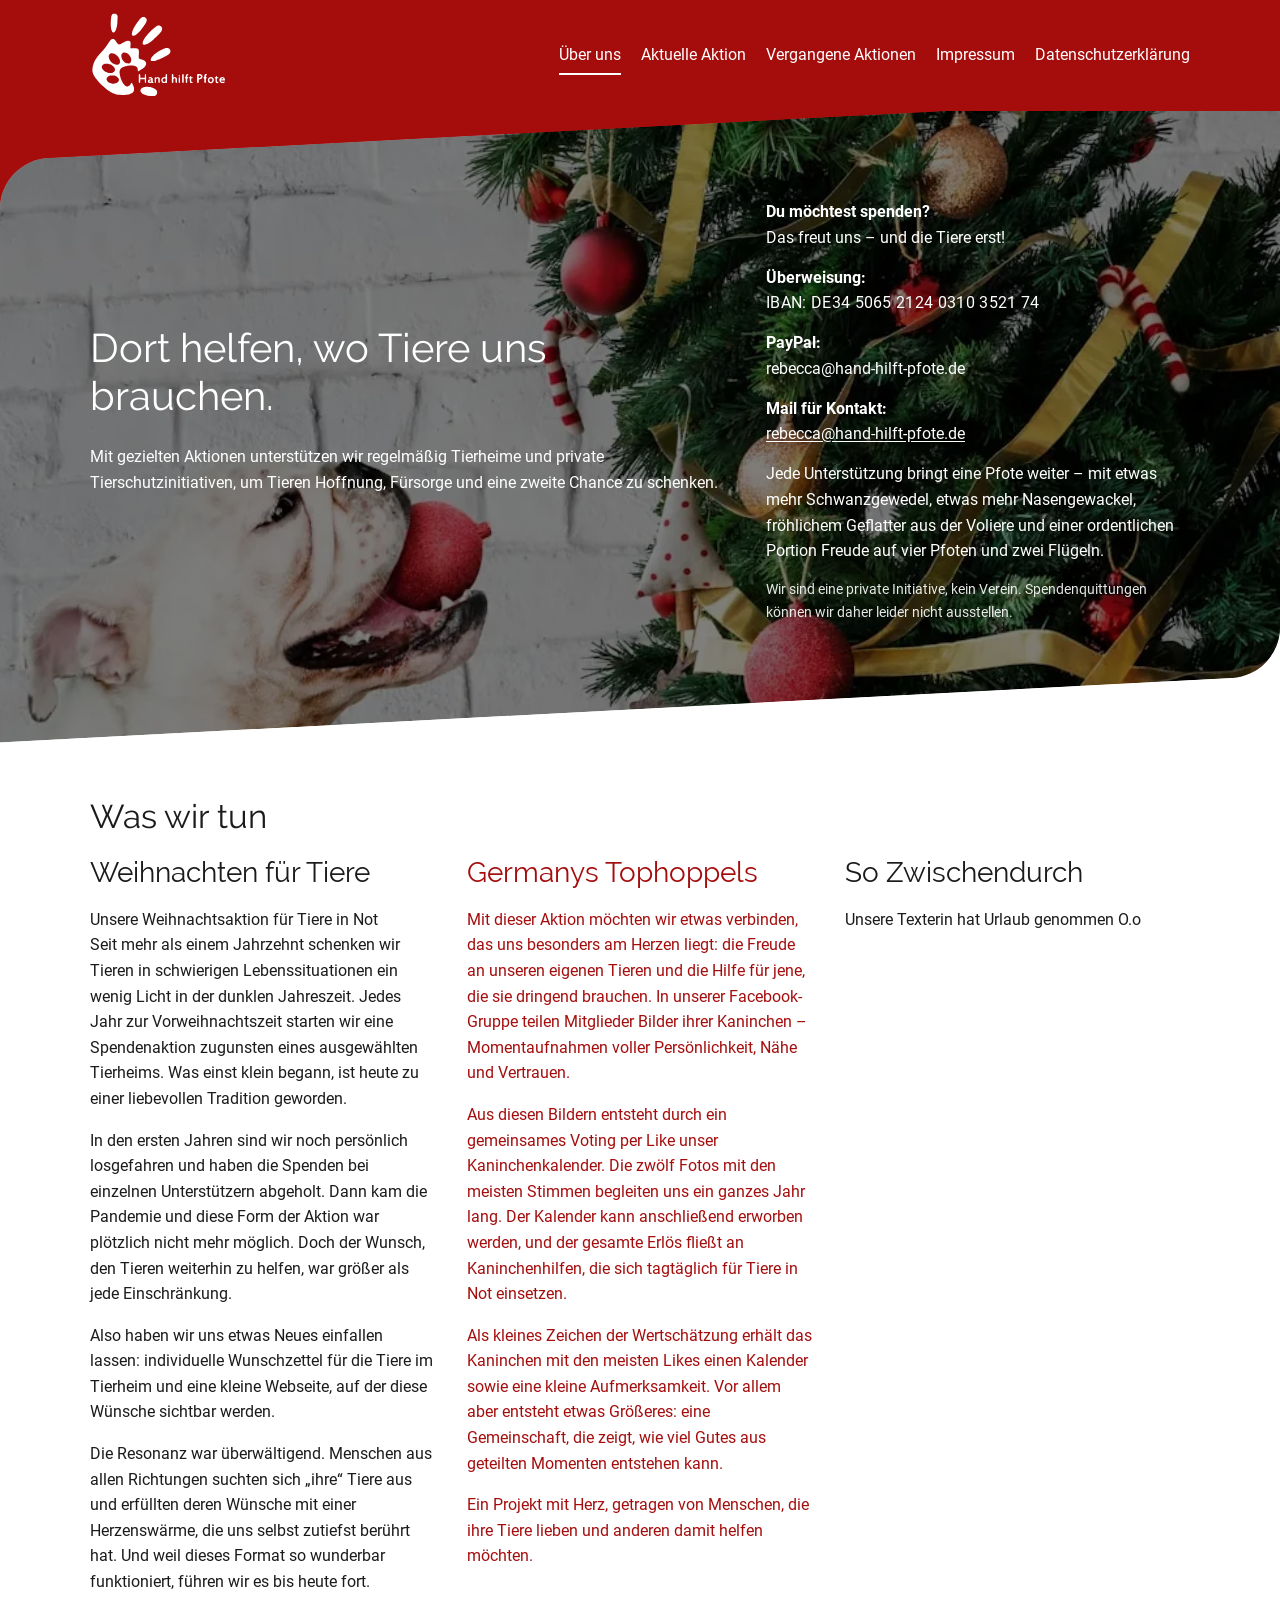
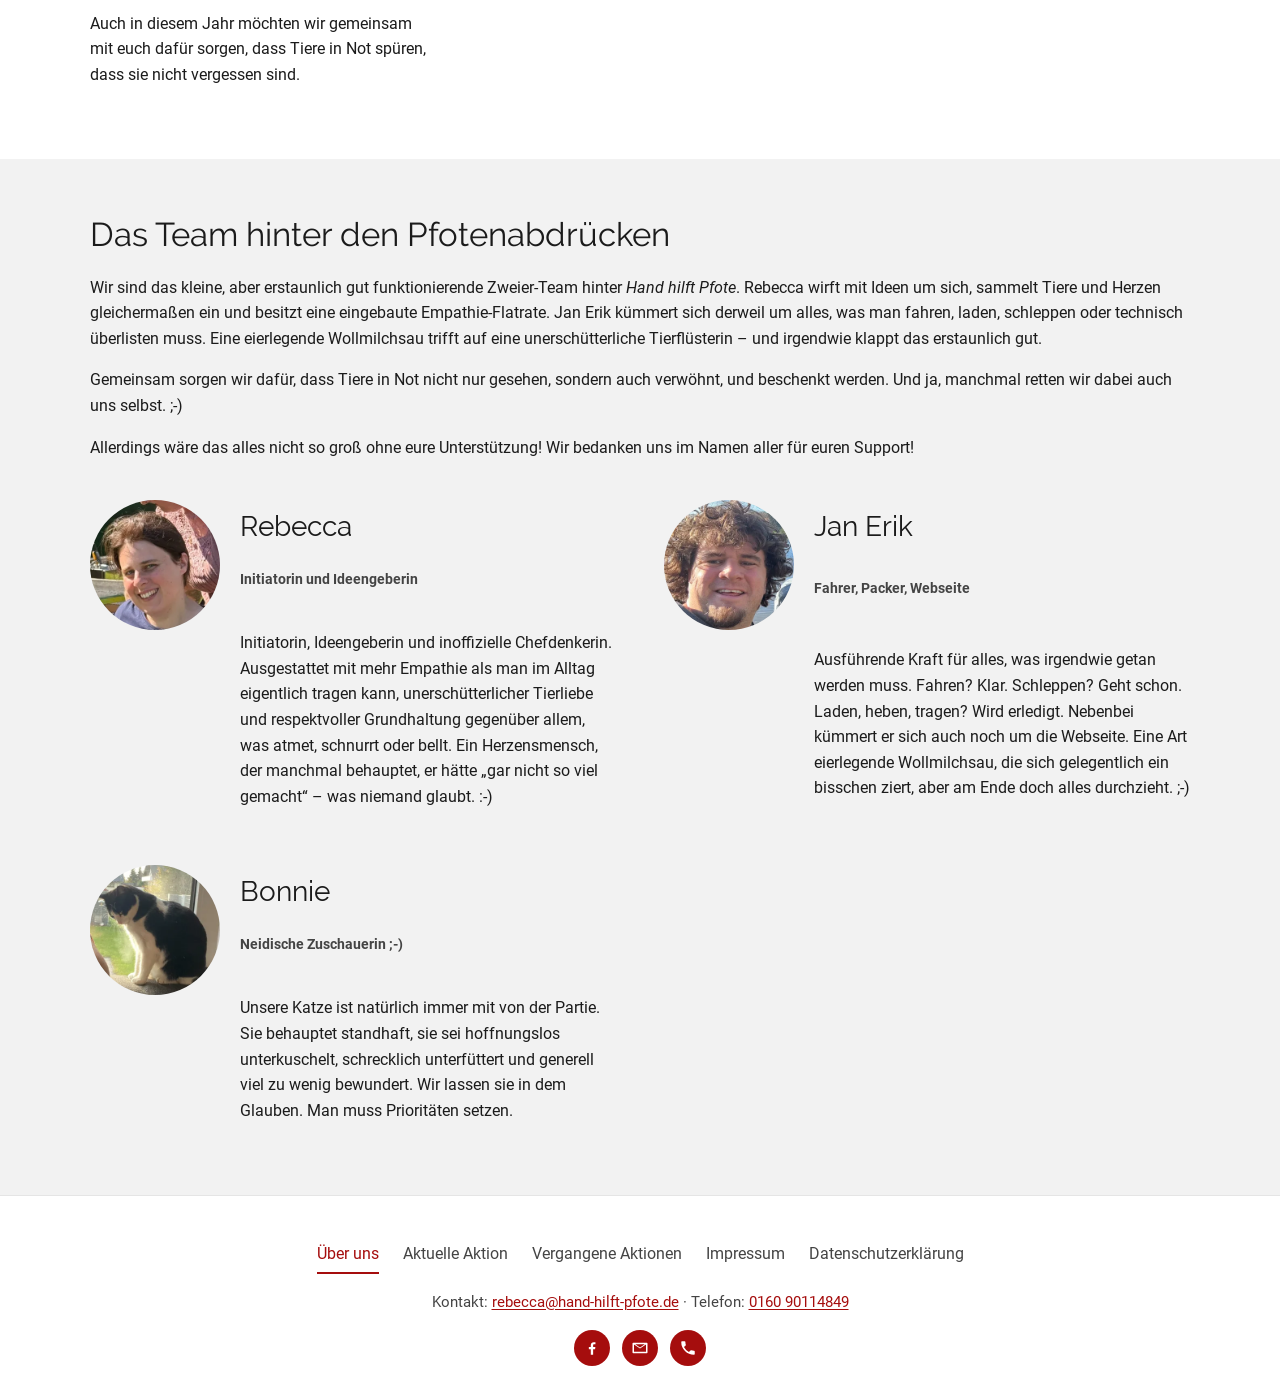
<file: index.html>
<!DOCTYPE html>
<html lang="de">
<head>
  <meta charset="utf-8">
  <meta name="viewport" content="width=device-width, initial-scale=1">
  <meta http-equiv="Content-Security-Policy" content="default-src 'self'; img-src 'self'; style-src 'self'; script-src 'self'; font-src 'self'; connect-src 'none'; frame-src 'none'; object-src 'none'; base-uri 'self'; form-action 'none'">
  <meta name="referrer" content="strict-origin-when-cross-origin">
  <title>Über uns – Hand hilft Pfote</title>
  <meta name="description" content="Hand hilft Pfote aus Babenhausen: Mit gezielten Aktionen wie „Weihnachten für Tiere“ unterstützen wir Tierheime und private Tierschutzinitiativen.">
  <link rel="canonical" href="https://hand-hilft-pfote.de/">
  <link rel="icon" href="assets/img/favicon.svg" type="image/svg+xml">
  <link rel="icon" href="assets/img/favicon-32.png" sizes="32x32" type="image/png">
  <link rel="apple-touch-icon" href="assets/img/apple-touch-icon.png">
  <link rel="stylesheet" href="assets/css/style.css">
  <script src="assets/js/main.js" defer></script>
</head>
<body>
  <a class="skip-link" href="#inhalt">Zum Inhalt springen</a>

  <!-- ===== KOPFZEILE (auf allen Seiten gleich) ===== -->
  <header class="site-header">
    <div class="container">
      <a class="logo" href="./">
        <img src="assets/img/logo-weiss.svg" width="338" height="210" alt="Hand hilft Pfote – zur Startseite">
      </a>
      <button class="nav-toggle" type="button" aria-expanded="false" aria-controls="hauptmenue">
        <svg viewBox="0 0 24 24" aria-hidden="true" focusable="false"><path fill="currentColor" d="M3 6h18v2H3zm0 5h18v2H3zm0 5h18v2H3z"/></svg><span class="visually-hidden">Menü</span>
      </button>
      <nav class="main-nav" id="hauptmenue" aria-label="Hauptmenü">
        <ul>
          <li><a href="./" aria-current="page">Über uns</a></li>
          <li><a href="aktuelle-aktion/">Aktuelle Aktion</a></li>
          <li><a href="vergangene-aktionen/">Vergangene Aktionen</a></li>
          <li><a href="impressum/">Impressum</a></li>
          <li><a href="datenschutzerklarung/">Datenschutzerklärung</a></li>
        </ul>
      </nav>
    </div>
  </header>

  <main id="inhalt">
    <div class="hero-wrap">
      <section class="hero bg-startseite zweispaltig">
        <div class="container hero-inhalt zweispaltig">
          <div>
            <h1>Dort helfen, wo Tiere uns brauchen.</h1>
            <p>Mit gezielten Aktionen unterstützen wir regelmäßig Tierheime und private Tierschutzinitiativen, um Tieren Hoffnung, Fürsorge und eine zweite Chance zu schenken.</p>
          </div>
          <div class="spenden">
            <h2 class="visually-hidden">Spenden</h2>
            <p><strong>Du möchtest spenden?</strong>Das freut uns – und die Tiere erst!</p>
            <p><strong>Überweisung:</strong><span class="iban">IBAN: DE34 5065 2124 0310 3521 74</span></p>
            <p><strong>PayPal:</strong>rebecca@hand-hilft-pfote.de</p>
            <p><strong>Mail für Kontakt:</strong><a href="mailto:rebecca@hand-hilft-pfote.de">rebecca@hand-hilft-pfote.de</a></p>
            <p>Jede Unterstützung bringt eine Pfote weiter – mit etwas mehr Schwanzgewedel, etwas mehr Nasengewackel, fröhlichem Geflatter aus der Voliere und einer ordentlichen Portion Freude auf vier Pfoten und zwei Flügeln.</p>
            <p class="hinweis">Wir sind eine private Initiative, kein Verein. Spendenquittungen können wir daher leider nicht ausstellen.</p>
          </div>
        </div>
      </section>
    </div>

    <section class="abschnitt" aria-labelledby="was-wir-tun">
      <div class="container">
        <h2 id="was-wir-tun">Was wir tun</h2>
        <div class="drei-spalten">
          <article>
            <h3>Weihnachten für Tiere</h3>
            <p>Unsere Weihnachtsaktion für Tiere in Not<br>
            Seit mehr als einem Jahrzehnt schenken wir Tieren in schwierigen Lebenssituationen ein wenig Licht in der dunklen Jahreszeit. Jedes Jahr zur Vorweihnachtszeit starten wir eine Spendenaktion zugunsten eines ausgewählten Tierheims. Was einst klein begann, ist heute zu einer liebevollen Tradition geworden.</p>
            <p>In den ersten Jahren sind wir noch persönlich losgefahren und haben die Spenden bei einzelnen Unterstützern abgeholt. Dann kam die Pandemie und diese Form der Aktion war plötzlich nicht mehr möglich. Doch der Wunsch, den Tieren weiterhin zu helfen, war größer als jede Einschränkung.</p>
            <p>Also haben wir uns etwas Neues einfallen lassen: individuelle Wunschzettel für die Tiere im Tierheim und eine kleine Webseite, auf der diese Wünsche sichtbar werden.</p>
            <p>Die Resonanz war überwältigend. Menschen aus allen Richtungen suchten sich „ihre“ Tiere aus und erfüllten deren Wünsche mit einer Herzenswärme, die uns selbst zutiefst berührt hat. Und weil dieses Format so wunderbar funktioniert, führen wir es bis heute fort.</p>
            <p>Auch in diesem Jahr möchten wir gemeinsam mit euch dafür sorgen, dass Tiere in Not spüren, dass sie nicht vergessen sind.</p>
          </article>
          <article class="akzent">
            <h3>Germanys Tophoppels</h3>
            <p>Mit dieser Aktion möchten wir etwas verbinden, das uns besonders am Herzen liegt: die Freude an unseren eigenen Tieren und die Hilfe für jene, die sie dringend brauchen. In unserer Facebook-Gruppe teilen Mitglieder Bilder ihrer Kaninchen – Momentaufnahmen voller Persönlichkeit, Nähe und Vertrauen.</p>
            <p>Aus diesen Bildern entsteht durch ein gemeinsames Voting per Like unser Kaninchenkalender. Die zwölf Fotos mit den meisten Stimmen begleiten uns ein ganzes Jahr lang. Der Kalender kann anschließend erworben werden, und der gesamte Erlös fließt an Kaninchenhilfen, die sich tagtäglich für Tiere in Not einsetzen.</p>
            <p>Als kleines Zeichen der Wertschätzung erhält das Kaninchen mit den meisten Likes einen Kalender sowie eine kleine Aufmerksamkeit. Vor allem aber entsteht etwas Größeres: eine Gemeinschaft, die zeigt, wie viel Gutes aus geteilten Momenten entstehen kann.</p>
            <p>Ein Projekt mit Herz, getragen von Menschen, die ihre Tiere lieben und anderen damit helfen möchten.</p>
          </article>
          <article>
            <h3>So Zwischendurch</h3>
            <p>Unsere Texterin hat Urlaub genommen O.o</p>
          </article>
        </div>
      </div>
    </section>

    <section class="abschnitt abschnitt-grau" aria-labelledby="team">
      <div class="container">
        <h2 id="team">Das Team hinter den Pfotenabdrücken</h2>
        <p>Wir sind das kleine, aber erstaunlich gut funktionierende Zweier-Team hinter <em>Hand hilft Pfote</em>. Rebecca wirft mit Ideen um sich, sammelt Tiere und Herzen gleichermaßen ein und besitzt eine eingebaute Empathie-Flatrate. Jan Erik kümmert sich derweil um alles, was man fahren, laden, schleppen oder technisch überlisten muss. Eine eierlegende Wollmilchsau trifft auf eine unerschütterliche Tierflüsterin – und irgendwie klappt das erstaunlich gut.</p>
        <p>Gemeinsam sorgen wir dafür, dass Tiere in Not nicht nur gesehen, sondern auch verwöhnt, und beschenkt werden. Und ja, manchmal retten wir dabei auch uns selbst. ;-)</p>
        <p>Allerdings wäre das alles nicht so groß ohne eure Unterstützung! Wir bedanken uns im Namen aller für euren Support!</p>

        <div class="team">
          <article class="person">
            <img src="bilder/team/rebecca.webp" width="320" height="320" alt="Porträt von Rebecca" loading="lazy" decoding="async">
            <h3>Rebecca</h3>
            <p class="rolle">Initiatorin und Ideengeberin</p>
            <p class="beschreibung">Initiatorin, Ideengeberin und inoffizielle Chefdenkerin. Ausgestattet mit mehr Empathie als man im Alltag eigentlich tragen kann, unerschütterlicher Tierliebe und respektvoller Grundhaltung gegenüber allem, was atmet, schnurrt oder bellt. Ein Herzensmensch, der manchmal behauptet, er hätte „gar nicht so viel gemacht“ – was niemand glaubt. :-)</p>
          </article>
          <article class="person">
            <img src="bilder/team/jan-erik.webp" width="320" height="320" alt="Porträt von Jan Erik" loading="lazy" decoding="async">
            <h3>Jan Erik</h3>
            <p class="rolle">Fahrer, Packer, Webseite</p>
            <p class="beschreibung">Ausführende Kraft für alles, was irgendwie getan werden muss. Fahren? Klar. Schleppen? Geht schon. Laden, heben, tragen? Wird erledigt. Nebenbei kümmert er sich auch noch um die Webseite. Eine Art eierlegende Wollmilchsau, die sich gelegentlich ein bisschen ziert, aber am Ende doch alles durchzieht. ;-)</p>
          </article>
          <article class="person">
            <img src="bilder/team/bonnie.webp" width="320" height="320" alt="Katze Bonnie, schwarz-weiß, am Fenster" loading="lazy" decoding="async">
            <h3>Bonnie</h3>
            <p class="rolle">Neidische Zuschauerin ;-)</p>
            <p class="beschreibung">Unsere Katze ist natürlich immer mit von der Partie. Sie behauptet standhaft, sie sei hoffnungslos unterkuschelt, schrecklich unterfüttert und generell viel zu wenig bewundert. Wir lassen sie in dem Glauben. Man muss Prioritäten setzen.</p>
          </article>
        </div>
      </div>
    </section>
  </main>

  <!-- ===== FUSSZEILE (auf allen Seiten gleich) ===== -->
  <footer class="site-footer">
    <div class="container">
      <nav aria-label="Fußzeilen-Navigation">
        <ul>
          <li><a href="./" aria-current="page">Über uns</a></li>
          <li><a href="aktuelle-aktion/">Aktuelle Aktion</a></li>
          <li><a href="vergangene-aktionen/">Vergangene Aktionen</a></li>
          <li><a href="impressum/">Impressum</a></li>
          <li><a href="datenschutzerklarung/">Datenschutzerklärung</a></li>
        </ul>
      </nav>
      <p class="kontakt-zeile">
        Kontakt: <a href="mailto:rebecca@hand-hilft-pfote.de">rebecca@hand-hilft-pfote.de</a>
        · Telefon: <a href="tel:+4916090114849">0160 90114849</a>
      </p>
      <ul class="social">
        <li><a href="https://www.facebook.com/groups/263633010699116/" rel="noopener noreferrer"><svg viewBox="0 0 24 24" aria-hidden="true" focusable="false"><path d="M13.5 21v-7.5h2.6l.4-3h-3V8.6c0-.9.3-1.5 1.5-1.5h1.6V4.4c-.3 0-1.2-.1-2.3-.1-2.3 0-3.9 1.4-3.9 4v2.2H7.8v3h2.6V21h3.1z"/></svg><span class="visually-hidden">Unsere Facebook-Gruppe (externer Link)</span></a></li>
        <li><a href="mailto:rebecca@hand-hilft-pfote.de"><svg viewBox="0 0 24 24" aria-hidden="true" focusable="false"><path d="M3 5h18a1 1 0 0 1 1 1v12a1 1 0 0 1-1 1H3a1 1 0 0 1-1-1V6a1 1 0 0 1 1-1zm1 2.4V17h16V7.4l-8 5.3-8-5.3zM5.6 7l6.4 4.3L18.4 7H5.6z"/></svg><span class="visually-hidden">E-Mail an rebecca@hand-hilft-pfote.de</span></a></li>
        <li><a href="tel:+4916090114849"><svg viewBox="0 0 24 24" aria-hidden="true" focusable="false"><path d="M6.6 10.8a15.1 15.1 0 0 0 6.6 6.6l2.2-2.2c.3-.3.7-.4 1-.2 1.1.4 2.3.6 3.6.6.6 0 1 .4 1 1V20c0 .6-.4 1-1 1A17 17 0 0 1 3 4c0-.6.4-1 1-1h3.5c.6 0 1 .4 1 1 0 1.3.2 2.5.6 3.6.1.3 0 .7-.2 1l-2.3 2.2z"/></svg><span class="visually-hidden">Anrufen: 0160 90114849</span></a></li>
      </ul>
    </div>
  </footer>
</body>
</html>
</file>
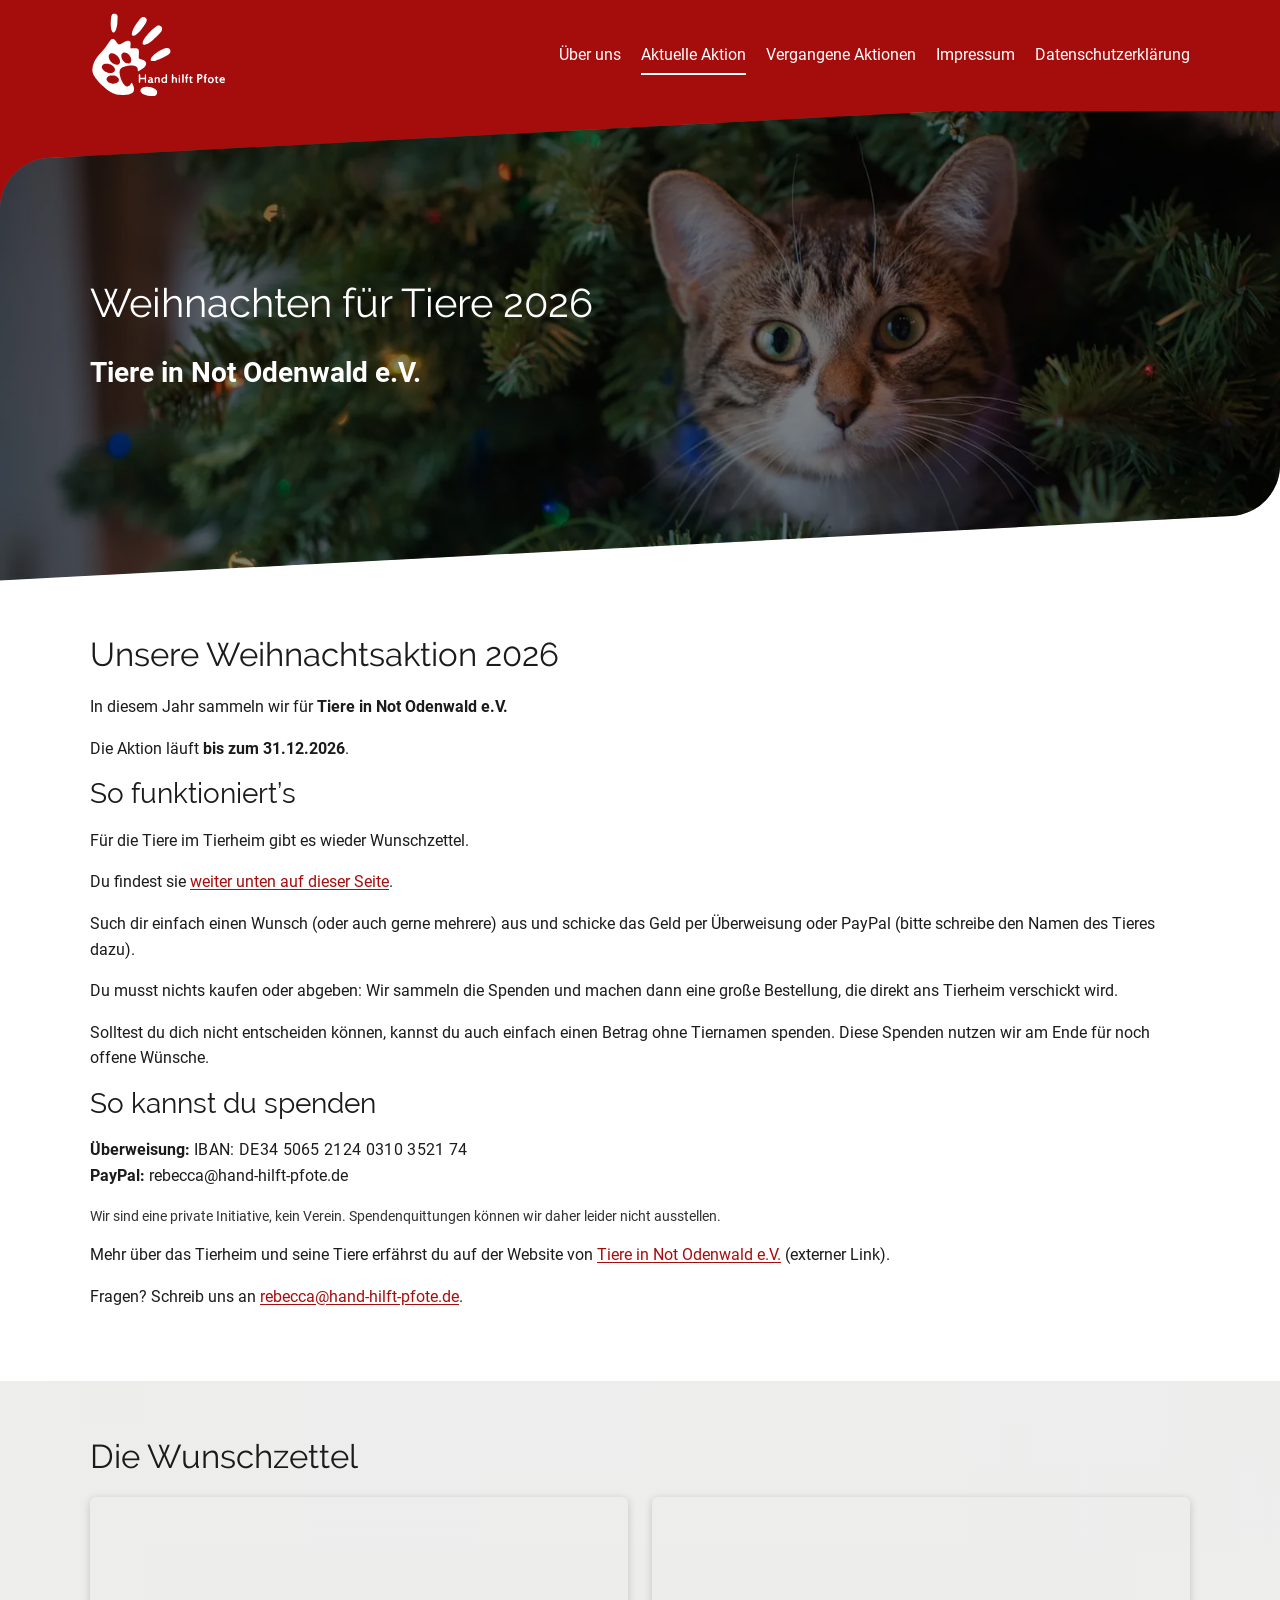
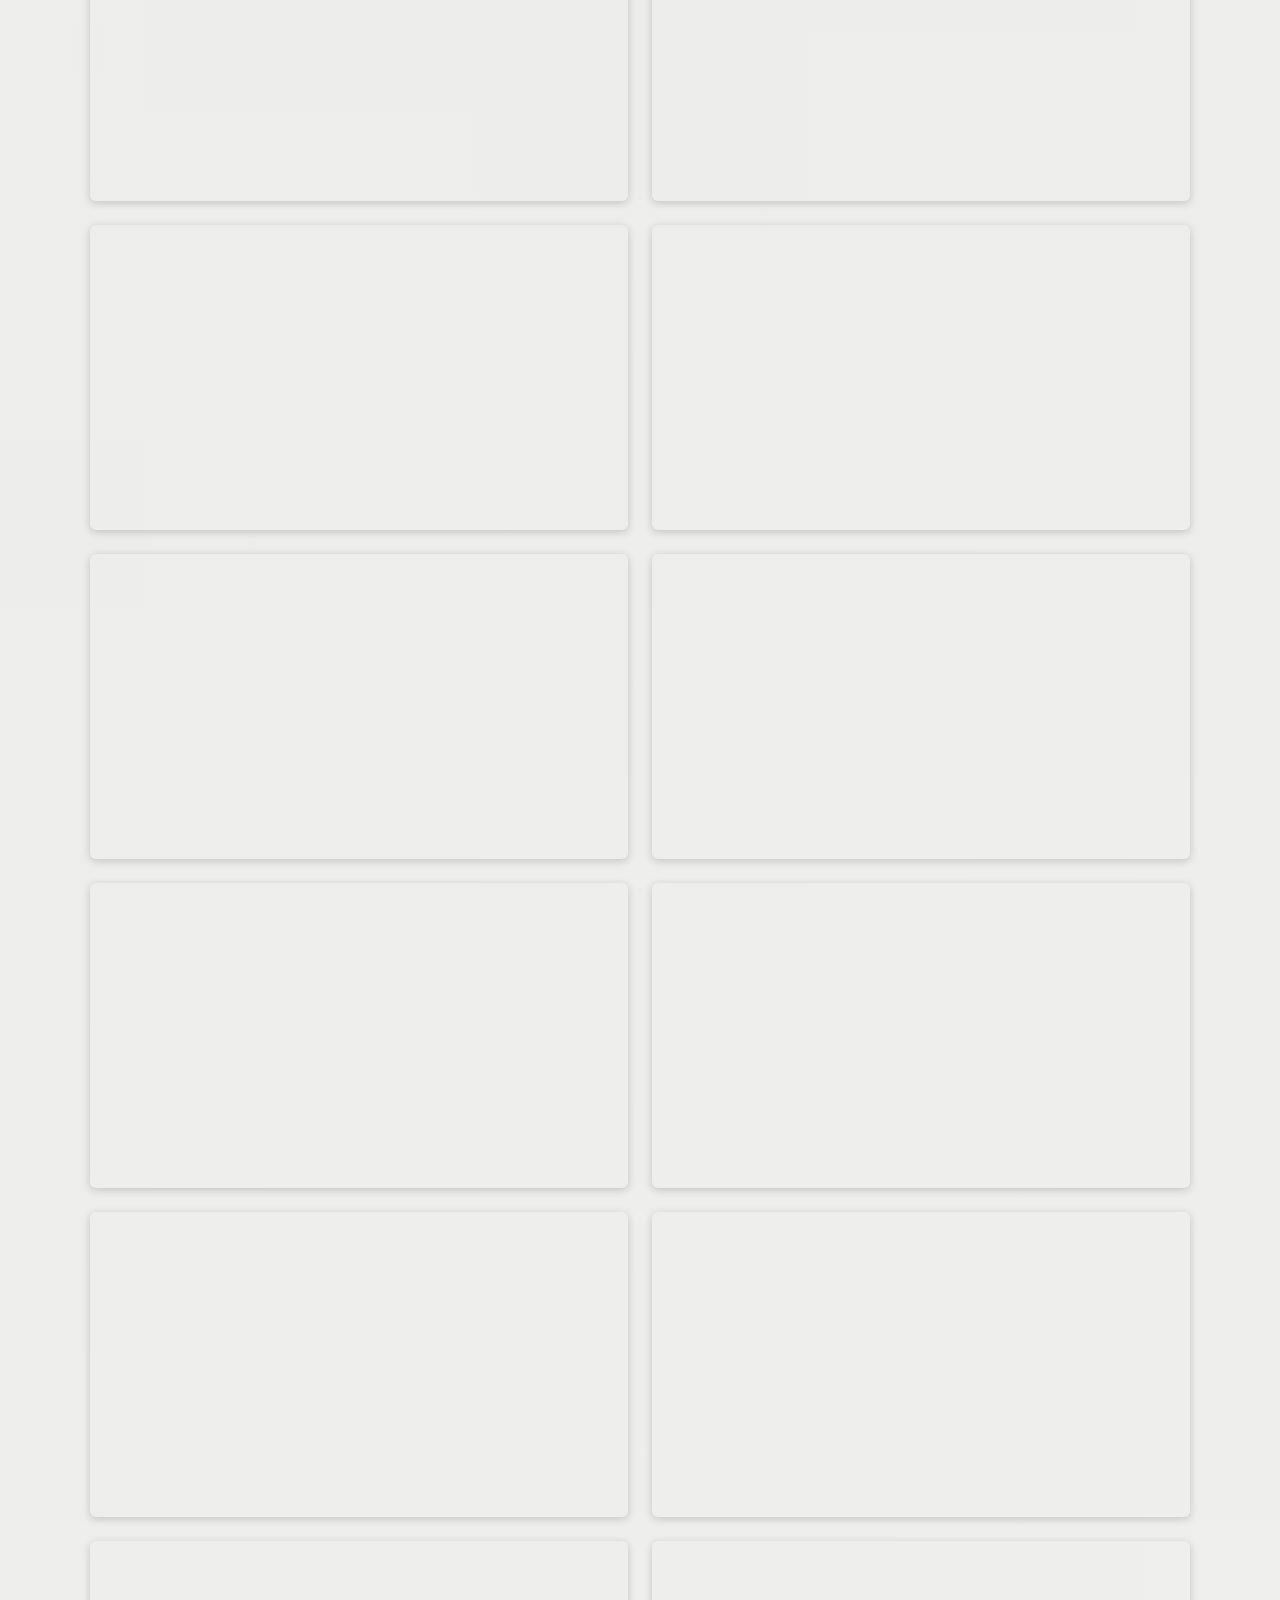
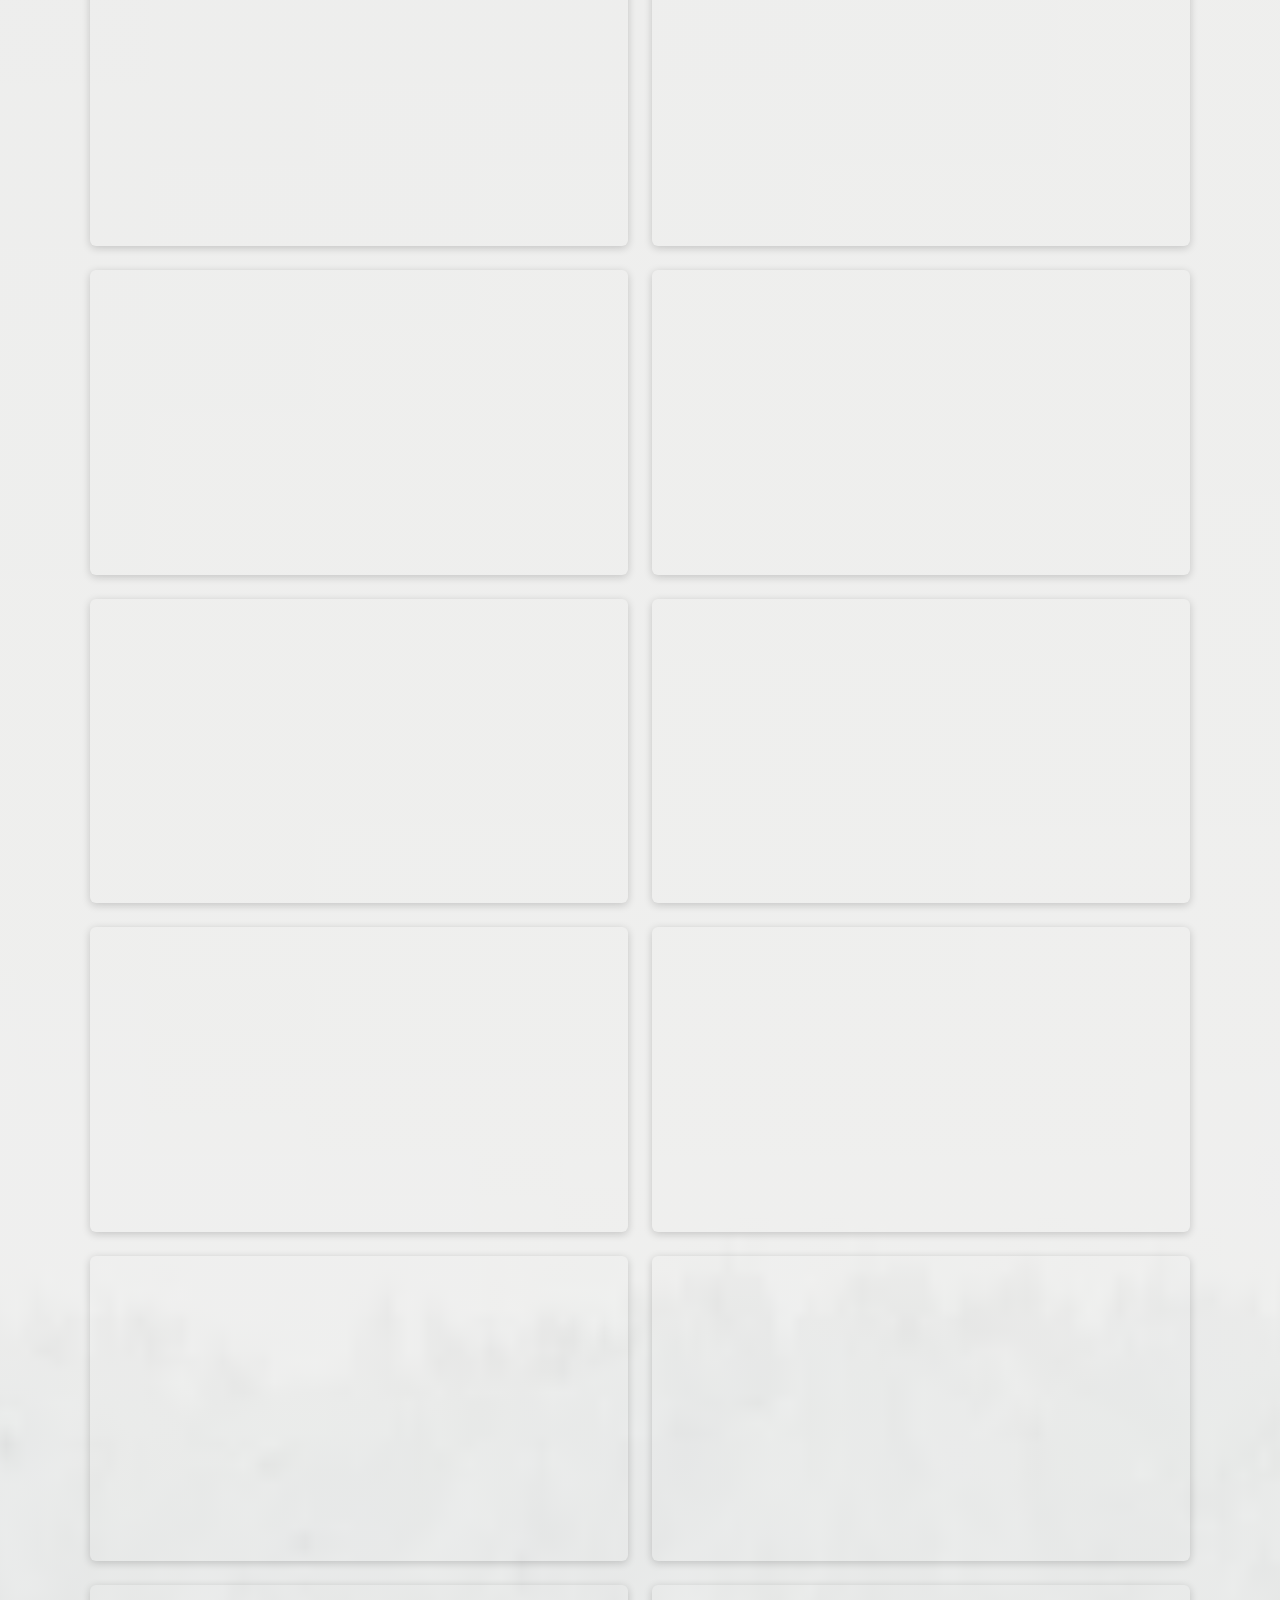
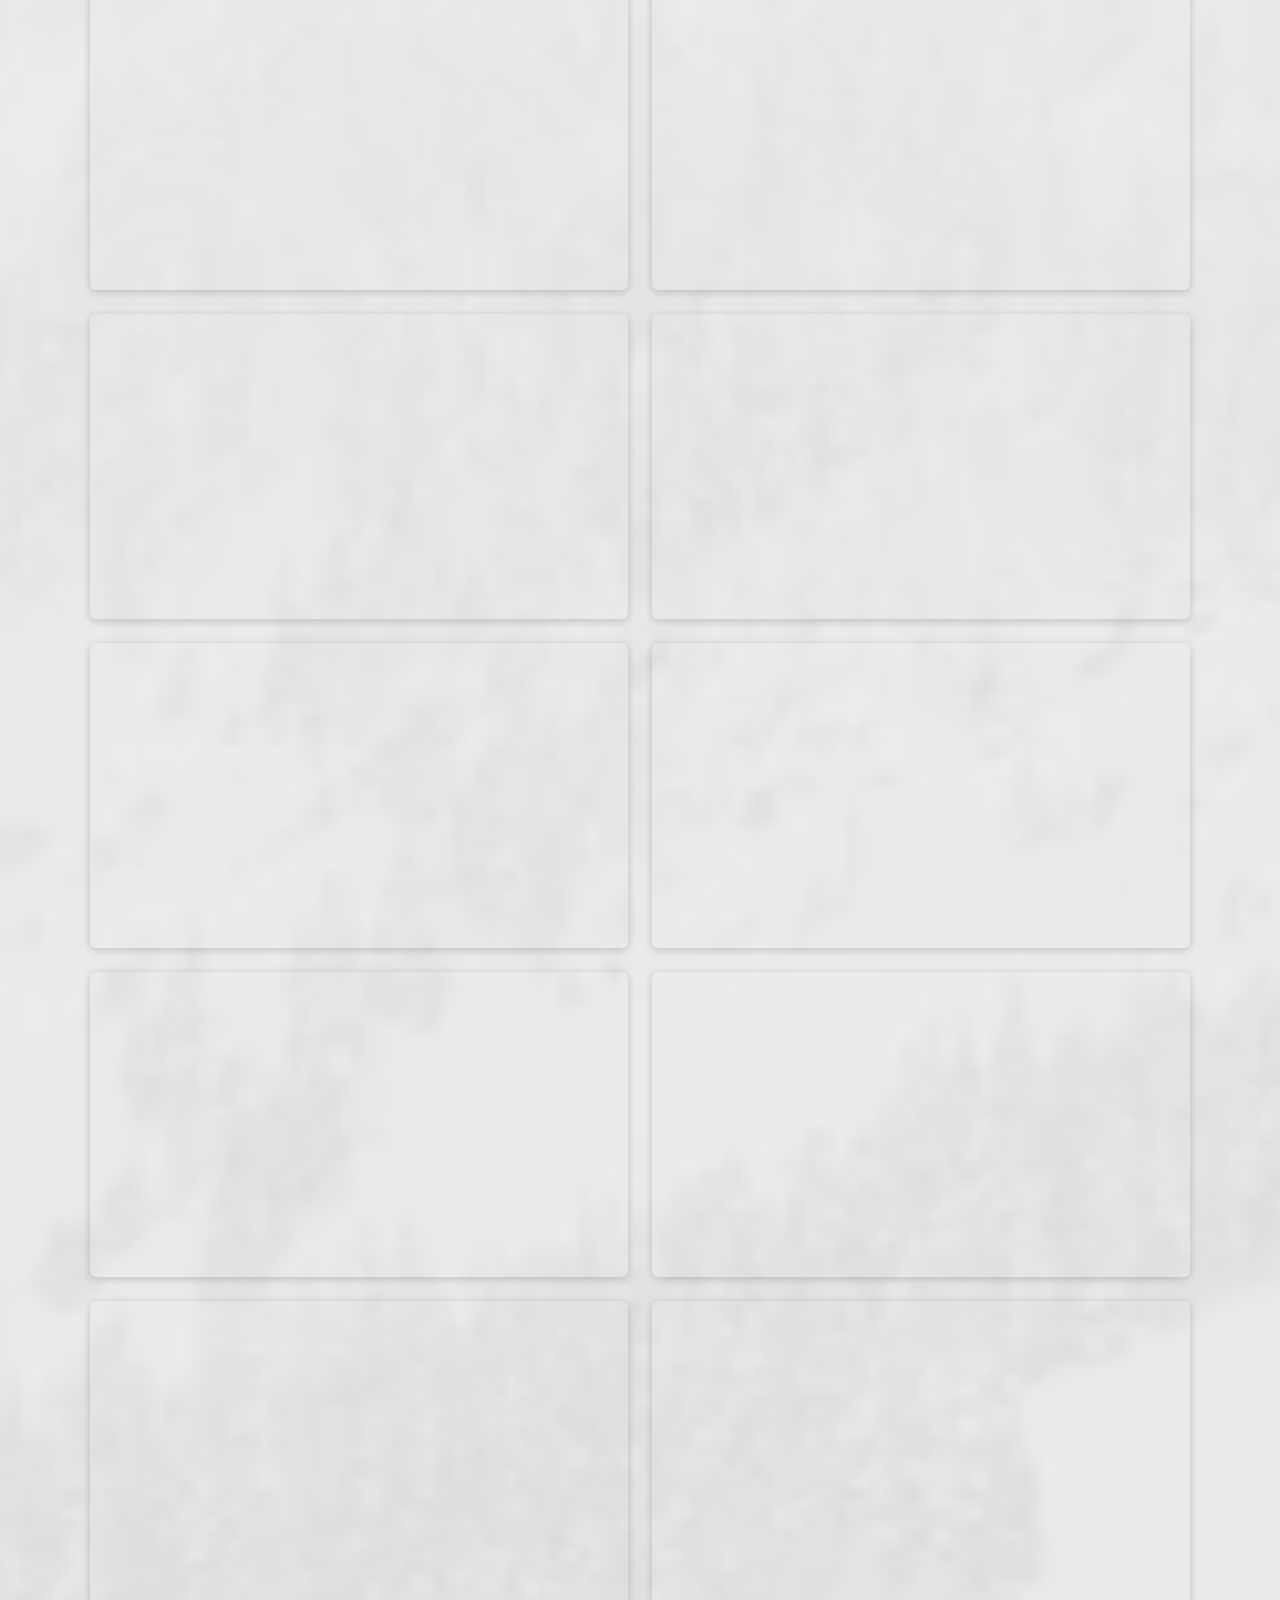
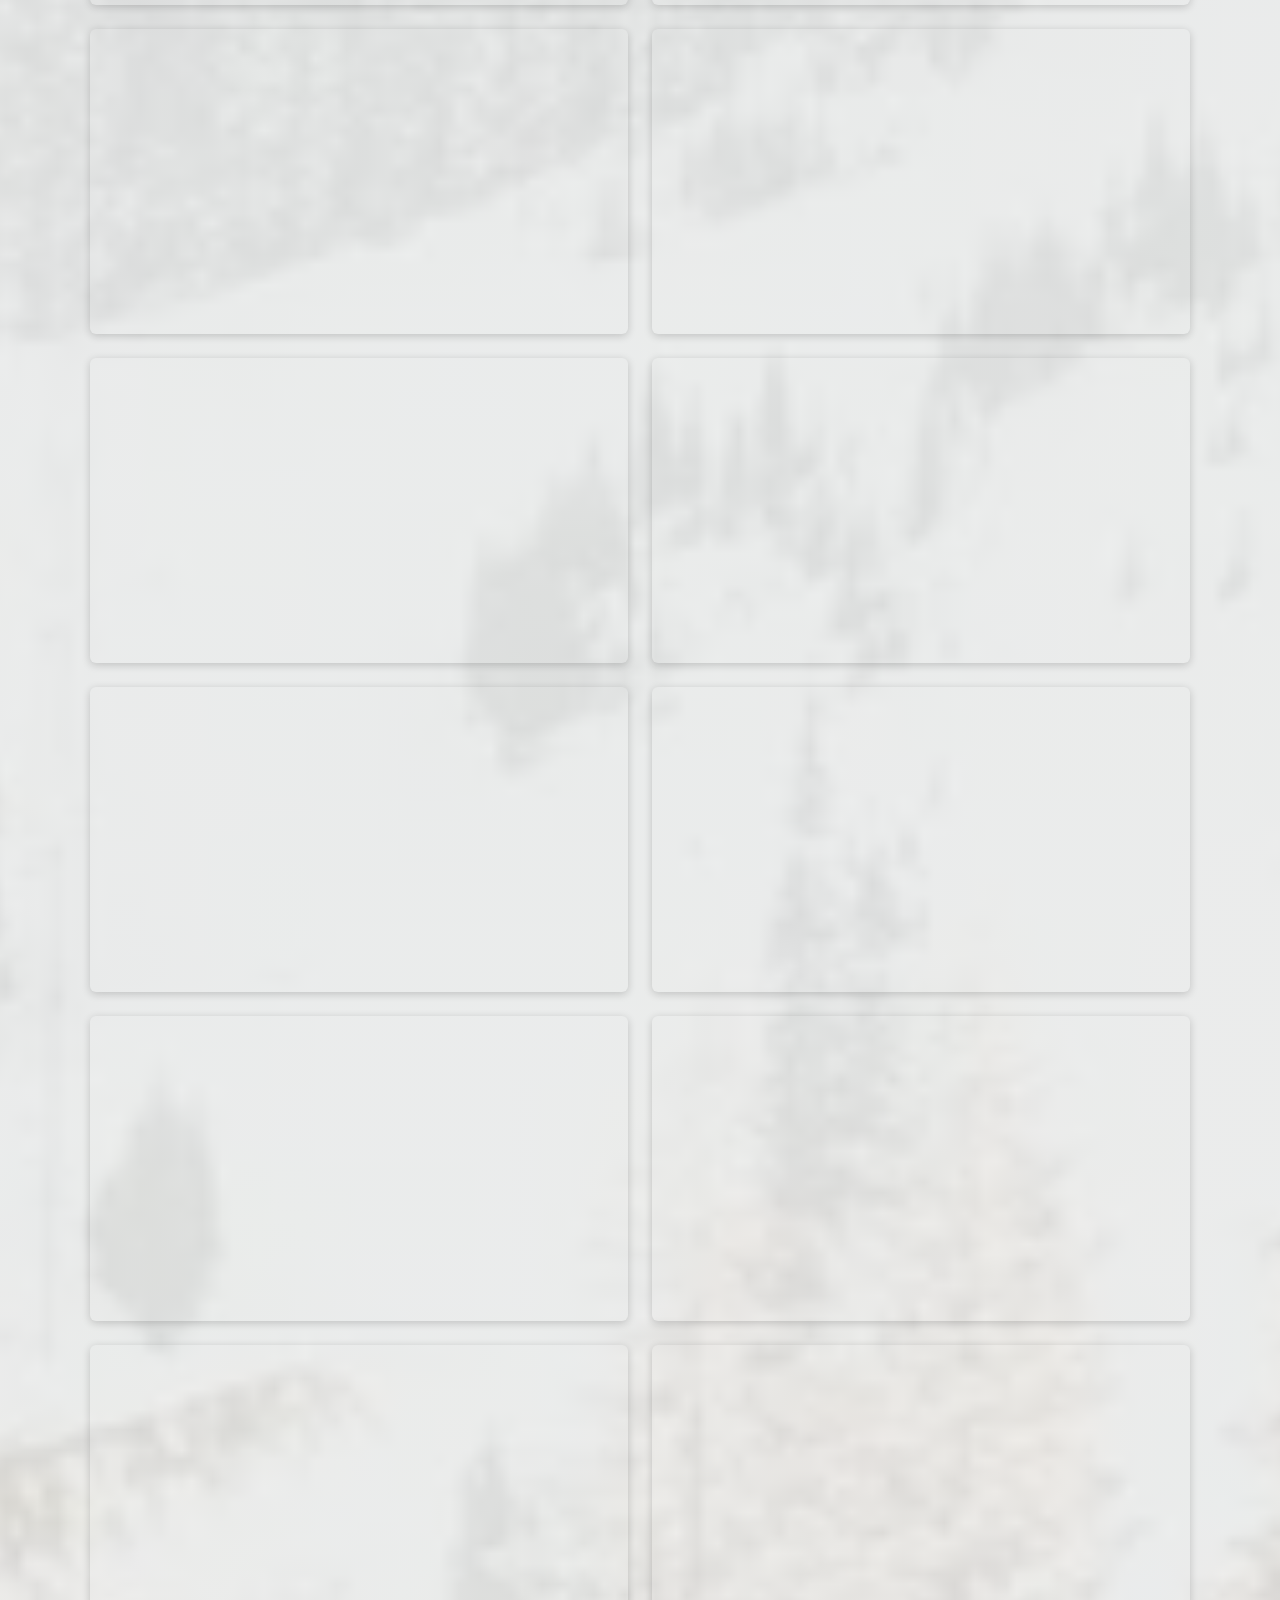
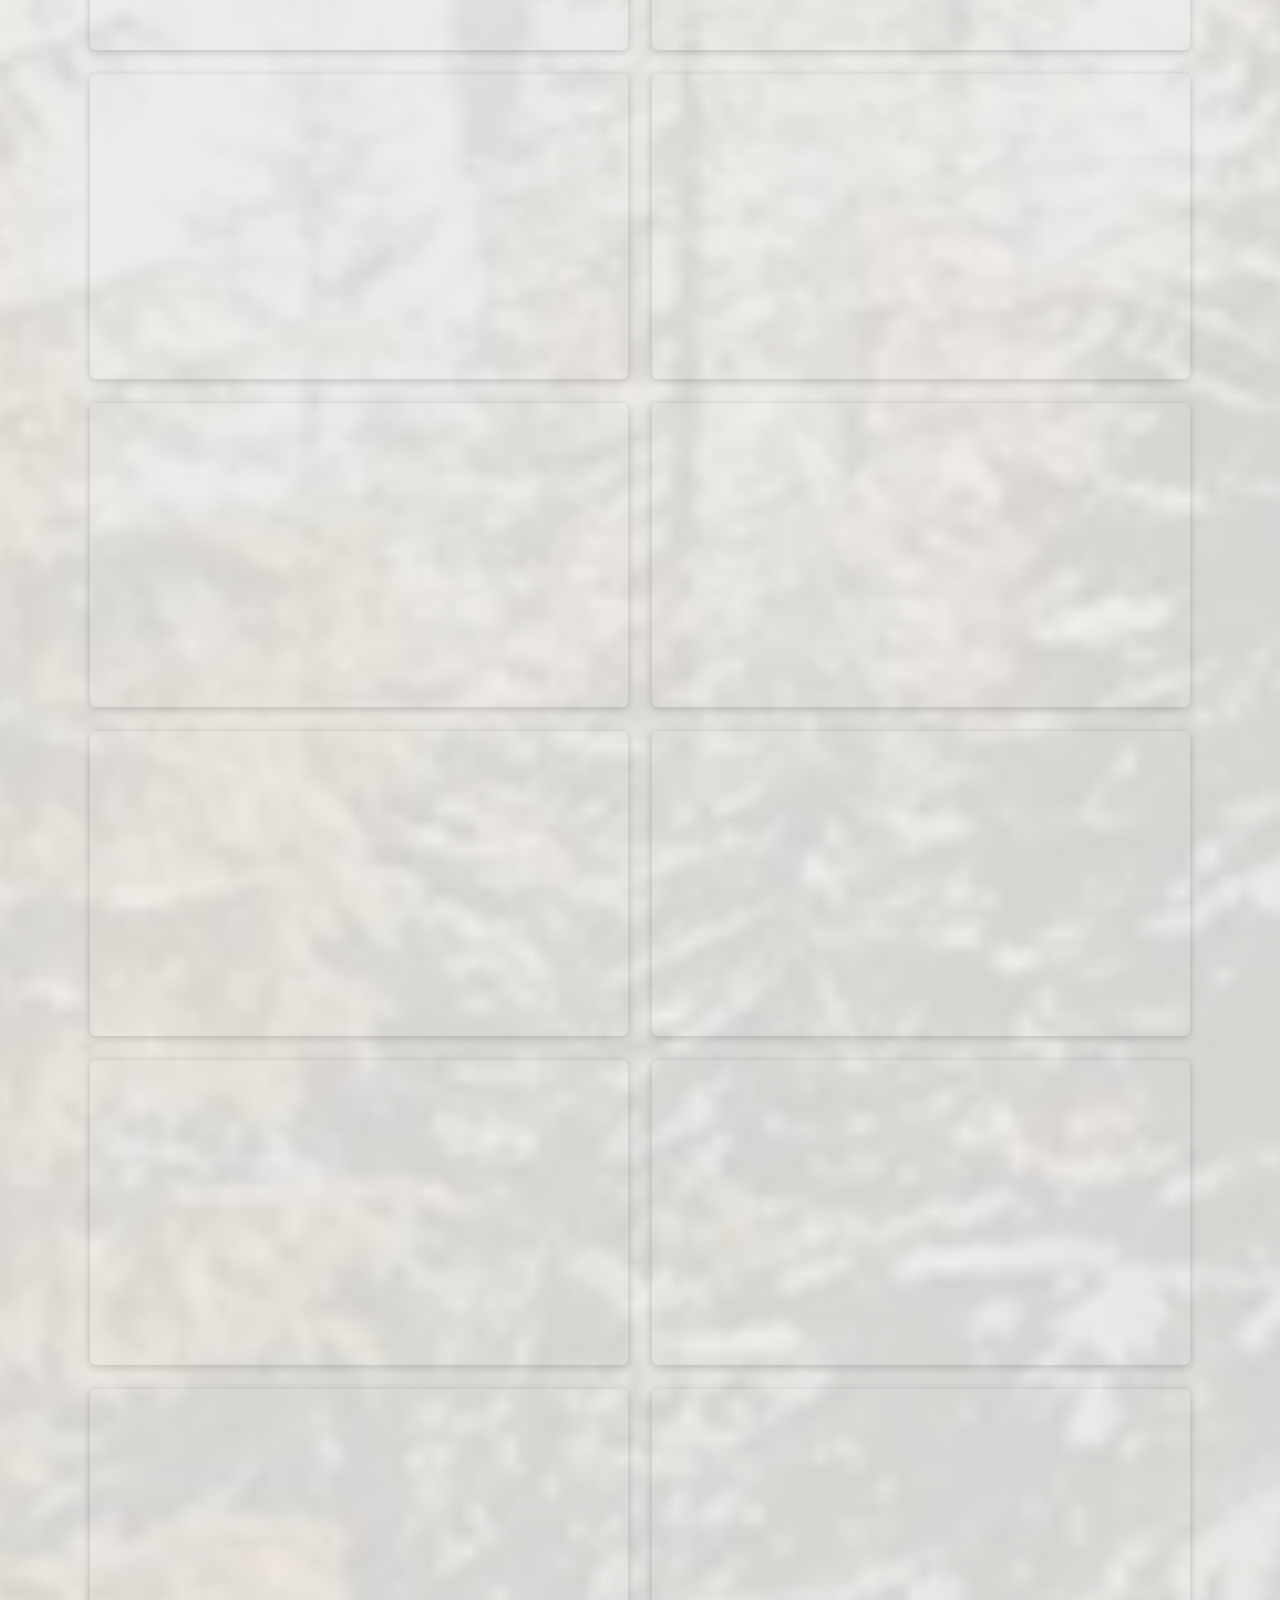
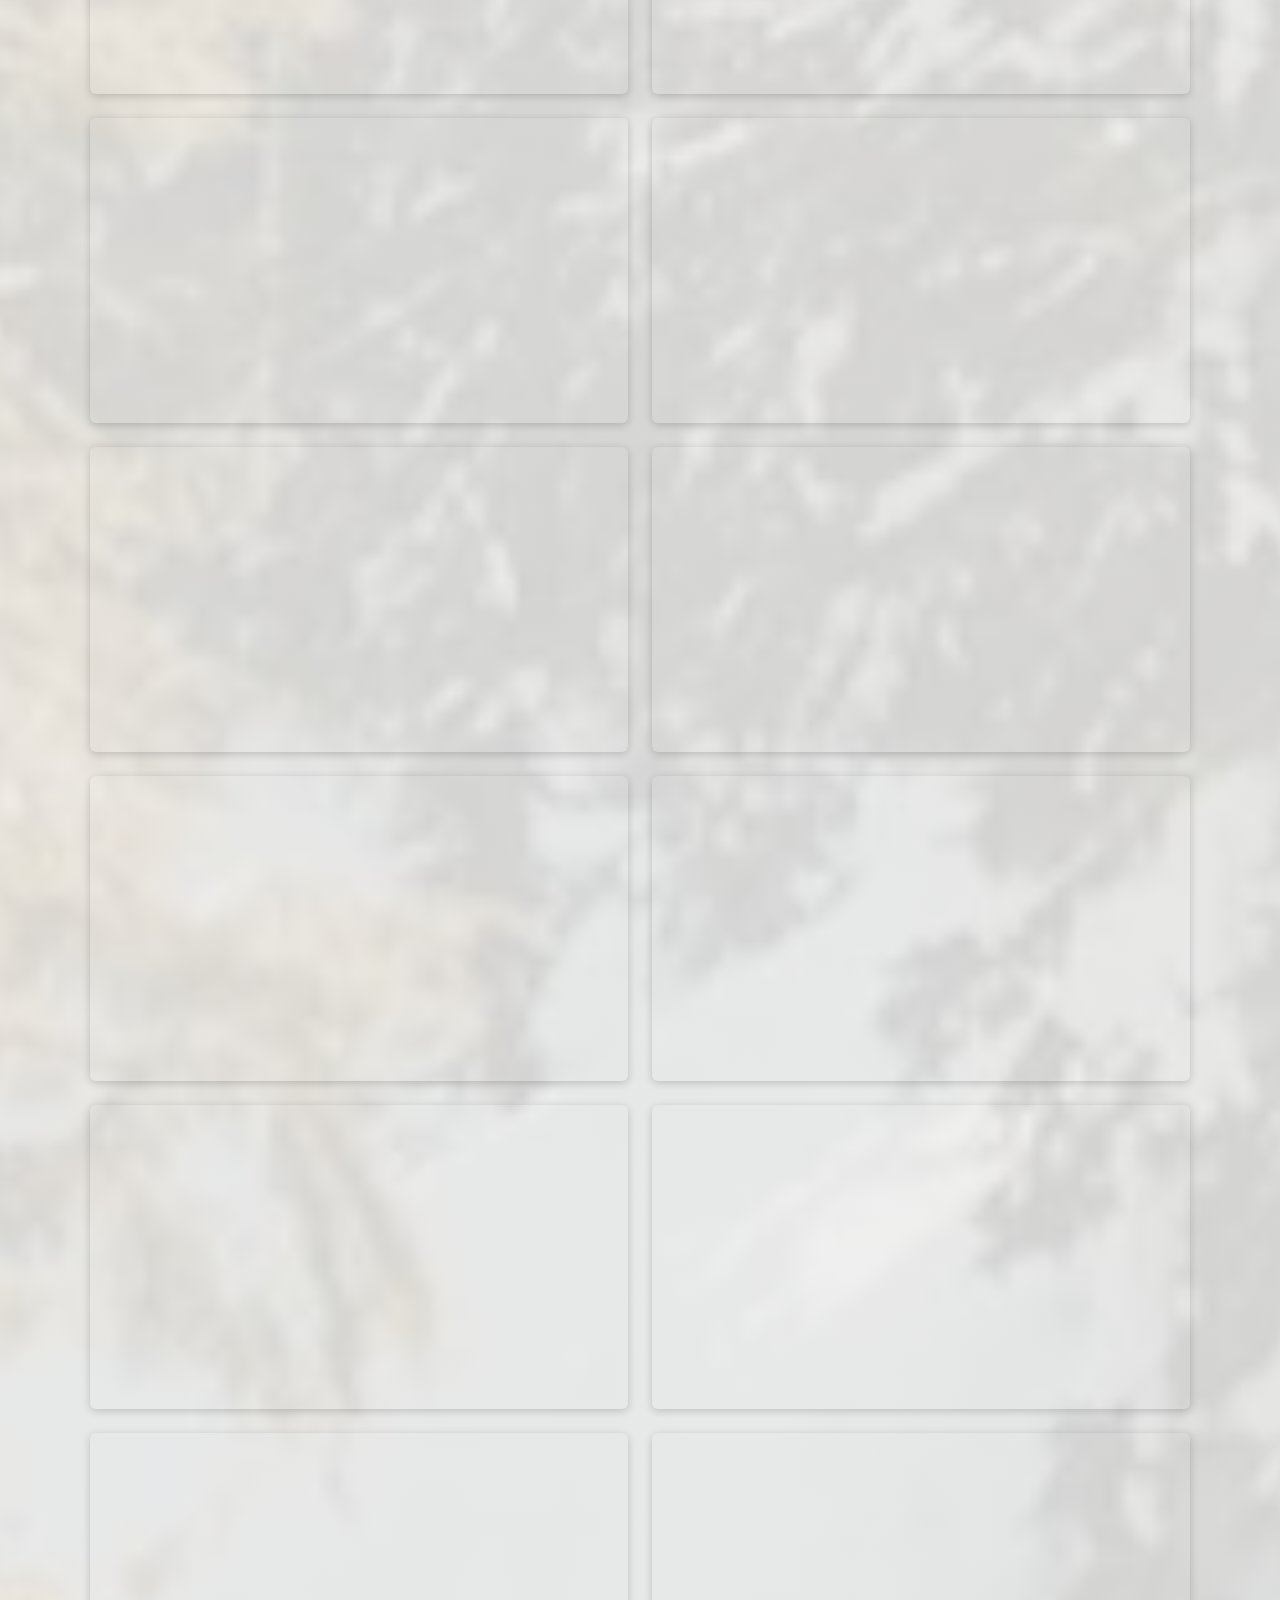
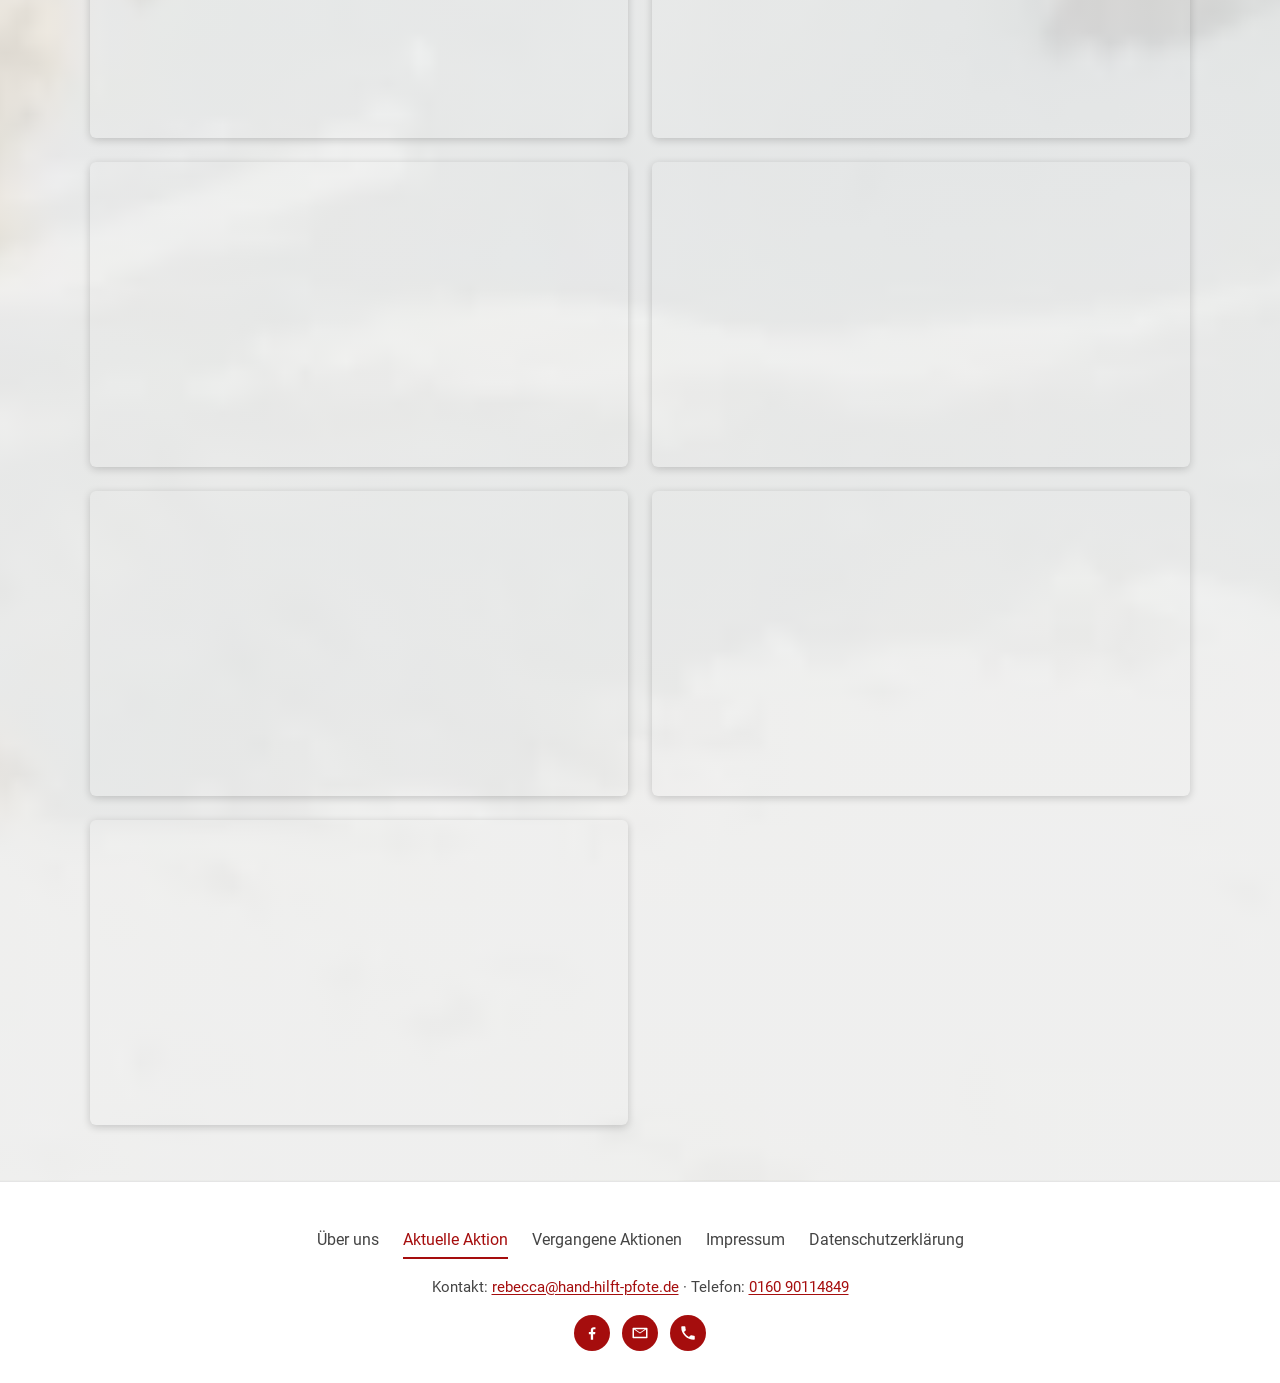
<file: aktuelle-aktion/index.html>
<!DOCTYPE html>
<html lang="de">
<head>
  <meta charset="utf-8">
  <meta name="viewport" content="width=device-width, initial-scale=1">
  <meta http-equiv="Content-Security-Policy" content="default-src 'self'; img-src 'self'; style-src 'self'; script-src 'self'; font-src 'self'; connect-src 'none'; frame-src 'none'; object-src 'none'; base-uri 'self'; form-action 'none'">
  <meta name="referrer" content="strict-origin-when-cross-origin">
  <title>Aktuelle Aktion: Weihnachten für Tiere 2026 – Hand hilft Pfote</title>
  <meta name="description" content="Weihnachten für Tiere 2026: unsere aktuelle Spendenaktion für Tiere in Not Odenwald e.V.">
  <link rel="canonical" href="https://hand-hilft-pfote.de/aktuelle-aktion/">
  <link rel="icon" href="../assets/img/favicon.svg" type="image/svg+xml">
  <link rel="icon" href="../assets/img/favicon-32.png" sizes="32x32" type="image/png">
  <link rel="apple-touch-icon" href="../assets/img/apple-touch-icon.png">
  <link rel="stylesheet" href="../assets/css/style.css">
  <script src="../assets/js/main.js" defer></script>
</head>
<body>
  <a class="skip-link" href="#inhalt">Zum Inhalt springen</a>

  <!-- ===== KOPFZEILE (auf allen Seiten gleich) ===== -->
  <header class="site-header">
    <div class="container">
      <a class="logo" href="../">
        <img src="../assets/img/logo-weiss.svg" width="338" height="210" alt="Hand hilft Pfote – zur Startseite">
      </a>
      <button class="nav-toggle" type="button" aria-expanded="false" aria-controls="hauptmenue">
        <svg viewBox="0 0 24 24" aria-hidden="true" focusable="false"><path fill="currentColor" d="M3 6h18v2H3zm0 5h18v2H3zm0 5h18v2H3z"/></svg><span class="visually-hidden">Menü</span>
      </button>
      <nav class="main-nav" id="hauptmenue" aria-label="Hauptmenü">
        <ul>
          <li><a href="../">Über uns</a></li>
          <li><a href="../aktuelle-aktion/" aria-current="page">Aktuelle Aktion</a></li>
          <li><a href="../vergangene-aktionen/">Vergangene Aktionen</a></li>
          <li><a href="../impressum/">Impressum</a></li>
          <li><a href="../datenschutzerklarung/">Datenschutzerklärung</a></li>
        </ul>
      </nav>
    </div>
  </header>

  <main id="inhalt">
    <div class="hero-wrap">
      <section class="hero bg-weihnachten ">
        <div class="container hero-inhalt">
          <h1>Weihnachten für Tiere 2026</h1>
          <p class="untertitel">Tiere in Not Odenwald e.V.</p>
        </div>
      </section>
    </div>

    <!--
      ================================================================
      AKTUELLE AKTION – hier pflegen
      1. Oben im Titelbild Jahr und Tierheim eintragen.
      2. Den Text im Abschnitt „Unsere Weihnachtsaktion“ anpassen.
      3. Wunschzettel: Die Galerie „Die Wunschzettel“ weiter unten erzeugt
         das Skript in  werkzeuge/wunschzettel-2026/  (siehe LIESMICH.md dort).
      ================================================================
    -->
    <section class="abschnitt" aria-labelledby="aktion-text">
      <div class="container">
        <h2 id="aktion-text">Unsere Weihnachtsaktion 2026</h2>
        <p>In diesem Jahr sammeln wir für <strong>Tiere in Not Odenwald e.V.</strong></p>
        <p>Die Aktion läuft <strong>bis zum 31.12.2026</strong>.</p>

        <h3>So funktioniert’s</h3>
        <p>Für die Tiere im Tierheim gibt es wieder Wunschzettel.</p>
        <p>Du findest sie <a href="#wunschzettel">weiter unten auf dieser Seite</a>.</p>
        <p>Such dir einfach einen Wunsch (oder auch gerne mehrere) aus und schicke das Geld per Überweisung oder PayPal (bitte schreibe den Namen des Tieres dazu).</p>
        <p>Du musst nichts kaufen oder abgeben: Wir sammeln die Spenden und machen dann eine große Bestellung, die direkt ans Tierheim verschickt wird.</p>
        <p>Solltest du dich nicht entscheiden können, kannst du auch einfach einen Betrag ohne Tiernamen spenden. Diese Spenden nutzen wir am Ende für noch offene Wünsche.</p>

        <h3>So kannst du spenden</h3>
        <p class="spenden-info"><strong>Überweisung:</strong> <span class="iban">IBAN: DE34 5065 2124 0310 3521 74</span><br>
        <strong>PayPal:</strong> rebecca@hand-hilft-pfote.de</p>
        <p class="hinweis">Wir sind eine private Initiative, kein Verein. Spendenquittungen können wir daher leider nicht ausstellen.</p>
        <p>Mehr über das Tierheim und seine Tiere erfährst du auf der Website von <a href="https://www.tiere-in-not-odenwald.de/" rel="noopener noreferrer">Tiere in Not Odenwald e.V.</a> (externer Link).</p>
        <p>Fragen? Schreib uns an <a href="mailto:rebecca@hand-hilft-pfote.de">rebecca@hand-hilft-pfote.de</a>.</p>
      </div>
    </section>

    <section class="abschnitt galerie-bereich" aria-labelledby="wunschzettel">
      <div class="container">
        <h2 id="wunschzettel">Die Wunschzettel</h2>
        <ul class="galerie">
          <!-- WUNSCHZETTEL-START: Diese Liste schreibt werkzeuge/wunschzettel-2026/wunschzettel-erzeugen.py, bitte nicht von Hand ändern. -->
          <li><a href="../bilder/aktionen/2026/wunschzettel-01-lisali.webp"><img src="../bilder/aktionen/2026/wunschzettel-01-lisali.webp" width="600" height="338" alt="Lisali wünscht sich leckeres Nassfutter (6 Dosen: 10,00 Euro)" loading="lazy" decoding="async"></a></li>
          <li><a href="../bilder/aktionen/2026/wunschzettel-02-malfi.webp"><img src="../bilder/aktionen/2026/wunschzettel-02-malfi.webp" width="600" height="338" alt="Malfi wünscht sich eine Packung Trockenfutter (1 Packung: 20,00 Euro)" loading="lazy" decoding="async"></a></li>
          <li><a href="../bilder/aktionen/2026/wunschzettel-03-nalu.webp"><img src="../bilder/aktionen/2026/wunschzettel-03-nalu.webp" width="600" height="338" alt="Nalu wünscht sich ein paar Futterzusätze (1 Packung: 15,00 Euro)" loading="lazy" decoding="async"></a></li>
          <li><a href="../bilder/aktionen/2026/wunschzettel-04-gryffin.webp"><img src="../bilder/aktionen/2026/wunschzettel-04-gryffin.webp" width="600" height="338" alt="Gryffin wünscht sich ein bisschen Nassfutter (6 Dosen: 10,00 Euro)" loading="lazy" decoding="async"></a></li>
          <li><a href="../bilder/aktionen/2026/wunschzettel-05-sam.webp"><img src="../bilder/aktionen/2026/wunschzettel-05-sam.webp" width="600" height="338" alt="Sam wünscht sich Trockenfutter zum Knabbern (1 Packung: 20,00 Euro)" loading="lazy" decoding="async"></a></li>
          <li><a href="../bilder/aktionen/2026/wunschzettel-06-rocky.webp"><img src="../bilder/aktionen/2026/wunschzettel-06-rocky.webp" width="600" height="338" alt="Rocky wünscht sich ein neues, weiches Lederhalsband (1 Stück: 20,00 Euro)" loading="lazy" decoding="async"></a></li>
          <li><a href="../bilder/aktionen/2026/wunschzettel-07-elly.webp"><img src="../bilder/aktionen/2026/wunschzettel-07-elly.webp" width="600" height="338" alt="Elly wünscht sich ein schickes, weiches Lederhalsband (1 Stück: 20,00 Euro)" loading="lazy" decoding="async"></a></li>
          <li><a href="../bilder/aktionen/2026/wunschzettel-08-johannes.webp"><img src="../bilder/aktionen/2026/wunschzettel-08-johannes.webp" width="600" height="338" alt="Johannes wünscht sich wichtige Futterzusätze (1 Packung: 15,00 Euro)" loading="lazy" decoding="async"></a></li>
          <li><a href="../bilder/aktionen/2026/wunschzettel-09-margarete.webp"><img src="../bilder/aktionen/2026/wunschzettel-09-margarete.webp" width="600" height="338" alt="Margarete wünscht sich leckeres Nassfutter (6 Dosen: 10,00 Euro)" loading="lazy" decoding="async"></a></li>
          <li><a href="../bilder/aktionen/2026/wunschzettel-10-avelina.webp"><img src="../bilder/aktionen/2026/wunschzettel-10-avelina.webp" width="600" height="338" alt="Avelina wünscht sich einen Beutel Trockenfutter (1 Packung: 20,00 Euro)" loading="lazy" decoding="async"></a></li>
          <li><a href="../bilder/aktionen/2026/wunschzettel-11-stella.webp"><img src="../bilder/aktionen/2026/wunschzettel-11-stella.webp" width="600" height="338" alt="Stella wünscht sich ein paar Futterzusätze (1 Packung: 15,00 Euro)" loading="lazy" decoding="async"></a></li>
          <li><a href="../bilder/aktionen/2026/wunschzettel-12-jenny.webp"><img src="../bilder/aktionen/2026/wunschzettel-12-jenny.webp" width="600" height="338" alt="Jenny wünscht sich eine große Portion Nassfutter (6 Dosen: 10,00 Euro)" loading="lazy" decoding="async"></a></li>
          <li><a href="../bilder/aktionen/2026/wunschzettel-13-stella-2.webp"><img src="../bilder/aktionen/2026/wunschzettel-13-stella-2.webp" width="600" height="338" alt="Stella wünscht sich leckeres Trockenfutter (1 Packung: 20,00 Euro)" loading="lazy" decoding="async"></a></li>
          <li><a href="../bilder/aktionen/2026/wunschzettel-14-muffin.webp"><img src="../bilder/aktionen/2026/wunschzettel-14-muffin.webp" width="600" height="338" alt="Muffin wünscht sich einen Maulkorb aus Metall (1 Stück: 25,00 Euro)" loading="lazy" decoding="async"></a></li>
          <li><a href="../bilder/aktionen/2026/wunschzettel-15-inouk.webp"><img src="../bilder/aktionen/2026/wunschzettel-15-inouk.webp" width="600" height="338" alt="Inouk wünscht sich eine Packung Futterzusätze (1 Packung: 15,00 Euro)" loading="lazy" decoding="async"></a></li>
          <li><a href="../bilder/aktionen/2026/wunschzettel-16-moses.webp"><img src="../bilder/aktionen/2026/wunschzettel-16-moses.webp" width="600" height="338" alt="Moses wünscht sich leckeres Nassfutter (6 Dosen: 10,00 Euro)" loading="lazy" decoding="async"></a></li>
          <li><a href="../bilder/aktionen/2026/wunschzettel-17-biba.webp"><img src="../bilder/aktionen/2026/wunschzettel-17-biba.webp" width="600" height="338" alt="Biba wünscht sich eine große Portion Trockenfutter (1 Packung: 20,00 Euro)" loading="lazy" decoding="async"></a></li>
          <li><a href="../bilder/aktionen/2026/wunschzettel-18-shine-the-light.webp"><img src="../bilder/aktionen/2026/wunschzettel-18-shine-the-light.webp" width="600" height="338" alt="Shine (the light) wünscht sich einen Beutel Trockenfutter (1 Packung: 20,00 Euro)" loading="lazy" decoding="async"></a></li>
          <li><a href="../bilder/aktionen/2026/wunschzettel-19-fiona.webp"><img src="../bilder/aktionen/2026/wunschzettel-19-fiona.webp" width="600" height="338" alt="Fiona wünscht sich wichtige Futterzusätze (1 Packung: 15,00 Euro)" loading="lazy" decoding="async"></a></li>
          <li><a href="../bilder/aktionen/2026/wunschzettel-20-fulga.webp"><img src="../bilder/aktionen/2026/wunschzettel-20-fulga.webp" width="600" height="338" alt="Fulga wünscht sich eine große Portion Nassfutter (6 Dosen: 10,00 Euro)" loading="lazy" decoding="async"></a></li>
          <li><a href="../bilder/aktionen/2026/wunschzettel-21-manni.webp"><img src="../bilder/aktionen/2026/wunschzettel-21-manni.webp" width="600" height="338" alt="Manni wünscht sich leckeres Trockenfutter (1 Packung: 20,00 Euro)" loading="lazy" decoding="async"></a></li>
          <li><a href="../bilder/aktionen/2026/wunschzettel-22-eldar.webp"><img src="../bilder/aktionen/2026/wunschzettel-22-eldar.webp" width="600" height="338" alt="Eldar wünscht sich ein paar Dosen Nassfutter (6 Dosen: 10,00 Euro)" loading="lazy" decoding="async"></a></li>
          <li><a href="../bilder/aktionen/2026/wunschzettel-23-ingri.webp"><img src="../bilder/aktionen/2026/wunschzettel-23-ingri.webp" width="600" height="338" alt="Ingri wünscht sich einen Beutel Trockenfutter (1 Packung: 20,00 Euro)" loading="lazy" decoding="async"></a></li>
          <li><a href="../bilder/aktionen/2026/wunschzettel-24-mickey.webp"><img src="../bilder/aktionen/2026/wunschzettel-24-mickey.webp" width="600" height="338" alt="Mickey wünscht sich Grünlippmuschelzusätze (1 Packung: 25,00 Euro)" loading="lazy" decoding="async"></a></li>
          <li><a href="../bilder/aktionen/2026/wunschzettel-25-henriette.webp"><img src="../bilder/aktionen/2026/wunschzettel-25-henriette.webp" width="600" height="338" alt="Henriette wünscht sich leckeres Nassfutter (6 Dosen: 10,00 Euro)" loading="lazy" decoding="async"></a></li>
          <li><a href="../bilder/aktionen/2026/wunschzettel-26-helga.webp"><img src="../bilder/aktionen/2026/wunschzettel-26-helga.webp" width="600" height="338" alt="Helga wünscht sich einen Beutel Trockenfutter (1 Packung: 20,00 Euro)" loading="lazy" decoding="async"></a></li>
          <li><a href="../bilder/aktionen/2026/wunschzettel-27-chester.webp"><img src="../bilder/aktionen/2026/wunschzettel-27-chester.webp" width="600" height="338" alt="Chester wünscht sich einen dicken Hundepulli mit Kragen (1 Stück: 15,00 Euro)" loading="lazy" decoding="async"></a></li>
          <li><a href="../bilder/aktionen/2026/wunschzettel-28-joplin.webp"><img src="../bilder/aktionen/2026/wunschzettel-28-joplin.webp" width="600" height="338" alt="Joplin wünscht sich leckeres Nassfutter (6 Dosen: 10,00 Euro)" loading="lazy" decoding="async"></a></li>
          <li><a href="../bilder/aktionen/2026/wunschzettel-29-pauline.webp"><img src="../bilder/aktionen/2026/wunschzettel-29-pauline.webp" width="600" height="338" alt="Pauline wünscht sich ein Zugstopphalsband aus Leder (1 Stück: 35,00 Euro)" loading="lazy" decoding="async"></a></li>
          <li><a href="../bilder/aktionen/2026/wunschzettel-30-nael.webp"><img src="../bilder/aktionen/2026/wunschzettel-30-nael.webp" width="600" height="338" alt="Nael wünscht sich eine große Portion Nassfutter (6 Dosen: 10,00 Euro)" loading="lazy" decoding="async"></a></li>
          <li><a href="../bilder/aktionen/2026/wunschzettel-31-django.webp"><img src="../bilder/aktionen/2026/wunschzettel-31-django.webp" width="600" height="338" alt="Django wünscht sich ein neues, weiches Lederhalsband (1 Stück: 20,00 Euro)" loading="lazy" decoding="async"></a></li>
          <li><a href="../bilder/aktionen/2026/wunschzettel-32-sherlock.webp"><img src="../bilder/aktionen/2026/wunschzettel-32-sherlock.webp" width="600" height="338" alt="Sherlock wünscht sich eine neue Bürste (1 Stück: 15,00 Euro)" loading="lazy" decoding="async"></a></li>
          <li><a href="../bilder/aktionen/2026/wunschzettel-33-joy.webp"><img src="../bilder/aktionen/2026/wunschzettel-33-joy.webp" width="600" height="338" alt="Joy wünscht sich eine große Portion Trockenfutter (1 Packung: 20,00 Euro)" loading="lazy" decoding="async"></a></li>
          <li><a href="../bilder/aktionen/2026/wunschzettel-34-ektarina.webp"><img src="../bilder/aktionen/2026/wunschzettel-34-ektarina.webp" width="600" height="338" alt="Ektarina wünscht sich Zusatzpulver-Pellets wegen ihrer Arthrose (1 Packung: 20,00 Euro)" loading="lazy" decoding="async"></a></li>
          <li><a href="../bilder/aktionen/2026/wunschzettel-35-booth.webp"><img src="../bilder/aktionen/2026/wunschzettel-35-booth.webp" width="600" height="338" alt="Booth wünscht sich Futterzusätze (1 Packung: 15,00 Euro)" loading="lazy" decoding="async"></a></li>
          <li><a href="../bilder/aktionen/2026/wunschzettel-36-fillipp.webp"><img src="../bilder/aktionen/2026/wunschzettel-36-fillipp.webp" width="600" height="338" alt="Fillipp wünscht sich leckeres Trockenfutter (1 Packung: 10,00 Euro)" loading="lazy" decoding="async"></a></li>
          <li><a href="../bilder/aktionen/2026/wunschzettel-37-finn.webp"><img src="../bilder/aktionen/2026/wunschzettel-37-finn.webp" width="600" height="338" alt="Finn wünscht sich eine große Portion Nassfutter (6 Dosen: 10,00 Euro)" loading="lazy" decoding="async"></a></li>
          <li><a href="../bilder/aktionen/2026/wunschzettel-38-spider.webp"><img src="../bilder/aktionen/2026/wunschzettel-38-spider.webp" width="600" height="338" alt="Spider wünscht sich lustiges Katzenspielzeug / Baldriankissen (10,00 Euro)" loading="lazy" decoding="async"></a></li>
          <li><a href="../bilder/aktionen/2026/wunschzettel-39-pattaya.webp"><img src="../bilder/aktionen/2026/wunschzettel-39-pattaya.webp" width="600" height="338" alt="Pattaya wünscht sich leckeres Nassfutter (6 Dosen: 10,00 Euro)" loading="lazy" decoding="async"></a></li>
          <li><a href="../bilder/aktionen/2026/wunschzettel-40-tatanka.webp"><img src="../bilder/aktionen/2026/wunschzettel-40-tatanka.webp" width="600" height="338" alt="Tatanka wünscht sich spezielles Nassfutter (6 Dosen: 10,00 Euro)" loading="lazy" decoding="async"></a></li>
          <li><a href="../bilder/aktionen/2026/wunschzettel-41-roscoe.webp"><img src="../bilder/aktionen/2026/wunschzettel-41-roscoe.webp" width="600" height="338" alt="Roscoe wünscht sich leckeres Nassfutter (6 Dosen: 10,00 Euro)" loading="lazy" decoding="async"></a></li>
          <li><a href="../bilder/aktionen/2026/wunschzettel-42-geronimo.webp"><img src="../bilder/aktionen/2026/wunschzettel-42-geronimo.webp" width="600" height="338" alt="Geronimo wünscht sich lustiges Katzenspielzeug / Baldriankissen (10,00 Euro)" loading="lazy" decoding="async"></a></li>
          <li><a href="../bilder/aktionen/2026/wunschzettel-43-clanton.webp"><img src="../bilder/aktionen/2026/wunschzettel-43-clanton.webp" width="600" height="338" alt="Clanton wünscht sich eine große Portion Nassfutter (6 Dosen: 10,00 Euro)" loading="lazy" decoding="async"></a></li>
          <li><a href="../bilder/aktionen/2026/wunschzettel-44-brocius.webp"><img src="../bilder/aktionen/2026/wunschzettel-44-brocius.webp" width="600" height="338" alt="Brocius wünscht sich eine große Portion Trockenfutter (1 Packung: 10,00 Euro)" loading="lazy" decoding="async"></a></li>
          <li><a href="../bilder/aktionen/2026/wunschzettel-45-frettchen.webp"><img src="../bilder/aktionen/2026/wunschzettel-45-frettchen.webp" width="600" height="338" alt="Frettchen wünscht sich spezielles Nassfutter (6 Dosen: 10,00 Euro)" loading="lazy" decoding="async"></a></li>
          <li><a href="../bilder/aktionen/2026/wunschzettel-46-nikita.webp"><img src="../bilder/aktionen/2026/wunschzettel-46-nikita.webp" width="600" height="338" alt="Nikita wünscht sich schönes, neues Katzenspielzeug / Baldriankissen (10,00 Euro)" loading="lazy" decoding="async"></a></li>
          <li><a href="../bilder/aktionen/2026/wunschzettel-47-usui.webp"><img src="../bilder/aktionen/2026/wunschzettel-47-usui.webp" width="600" height="338" alt="Usui wünscht sich ein isoliertes Katzenhäuschen für den Außenbereich (1 Stück: 50,00 Euro)" loading="lazy" decoding="async"></a></li>
          <li><a href="../bilder/aktionen/2026/wunschzettel-48-justin.webp"><img src="../bilder/aktionen/2026/wunschzettel-48-justin.webp" width="600" height="338" alt="Justin wünscht sich spezielles Anti-Hairball-Futter (6 Dosen: 10,00 Euro)" loading="lazy" decoding="async"></a></li>
          <li><a href="../bilder/aktionen/2026/wunschzettel-49-sirius.webp"><img src="../bilder/aktionen/2026/wunschzettel-49-sirius.webp" width="600" height="338" alt="Sirius wünscht sich leckeres Diät-Nassfutter (6 Dosen: 15,00 Euro)" loading="lazy" decoding="async"></a></li>
          <li><a href="../bilder/aktionen/2026/wunschzettel-50-strolch.webp"><img src="../bilder/aktionen/2026/wunschzettel-50-strolch.webp" width="600" height="338" alt="Strolch wünscht sich eine Packung „Kräuter Spezial“ (15,00 Euro)" loading="lazy" decoding="async"></a></li>
          <li><a href="../bilder/aktionen/2026/wunschzettel-51-brownie.webp"><img src="../bilder/aktionen/2026/wunschzettel-51-brownie.webp" width="600" height="338" alt="Brownie wünscht sich frisches Heu (15,00 Euro)" loading="lazy" decoding="async"></a></li>
          <li><a href="../bilder/aktionen/2026/wunschzettel-52-finchen.webp"><img src="../bilder/aktionen/2026/wunschzettel-52-finchen.webp" width="600" height="338" alt="Finchen wünscht sich Hamstersand zum Baden (10,00 Euro)" loading="lazy" decoding="async"></a></li>
          <li><a href="../bilder/aktionen/2026/wunschzettel-53-felix.webp"><img src="../bilder/aktionen/2026/wunschzettel-53-felix.webp" width="600" height="338" alt="Felix wünscht sich fluffiges Streu (15,00 Euro)" loading="lazy" decoding="async"></a></li>
          <li><a href="../bilder/aktionen/2026/wunschzettel-54-limpopo.webp"><img src="../bilder/aktionen/2026/wunschzettel-54-limpopo.webp" width="600" height="338" alt="Limpopo wünscht sich leckeres Kaninchenfutter „Gemüsefarm“ (10,00 Euro)" loading="lazy" decoding="async"></a></li>
          <li><a href="../bilder/aktionen/2026/wunschzettel-55-lorenzo.webp"><img src="../bilder/aktionen/2026/wunschzettel-55-lorenzo.webp" width="600" height="338" alt="Lorenzo wünscht sich sein Lieblings-Kaninchenfutter „Blütenfest“ (10,00 Euro)" loading="lazy" decoding="async"></a></li>
          <li><a href="../bilder/aktionen/2026/wunschzettel-56-lecchiore.webp"><img src="../bilder/aktionen/2026/wunschzettel-56-lecchiore.webp" width="600" height="338" alt="Lecchiore wünscht sich eine große Portion Kaninchenfutter „Gemüsefarm“ (10,00 Euro)" loading="lazy" decoding="async"></a></li>
          <li><a href="../bilder/aktionen/2026/wunschzettel-57-limonada.webp"><img src="../bilder/aktionen/2026/wunschzettel-57-limonada.webp" width="600" height="338" alt="Limonada wünscht sich leckeren Löwenzahn (10,00 Euro)" loading="lazy" decoding="async"></a></li>
          <li><a href="../bilder/aktionen/2026/wunschzettel-58-latina.webp"><img src="../bilder/aktionen/2026/wunschzettel-58-latina.webp" width="600" height="338" alt="Latina wünscht sich Kaninchenmüsli zum Schlemmen (25,00 Euro)" loading="lazy" decoding="async"></a></li>
          <li><a href="../bilder/aktionen/2026/wunschzettel-59-paw.webp"><img src="../bilder/aktionen/2026/wunschzettel-59-paw.webp" width="600" height="338" alt="Paw wünscht sich eine Packung „Kräuter Spezial“ (15,00 Euro)" loading="lazy" decoding="async"></a></li>
          <li><a href="../bilder/aktionen/2026/wunschzettel-60-frau-loewenzahn.webp"><img src="../bilder/aktionen/2026/wunschzettel-60-frau-loewenzahn.webp" width="600" height="338" alt="Frau Löwenzahn wünscht sich eine große Portion Löwenzahn (10,00 Euro)" loading="lazy" decoding="async"></a></li>
          <li><a href="../bilder/aktionen/2026/wunschzettel-61-karl.webp"><img src="../bilder/aktionen/2026/wunschzettel-61-karl.webp" width="600" height="338" alt="Karl wünscht sich leckeres Kaninchenfutter „Blütenfest“ (10,00 Euro)" loading="lazy" decoding="async"></a></li>
          <li><a href="../bilder/aktionen/2026/wunschzettel-62-olga.webp"><img src="../bilder/aktionen/2026/wunschzettel-62-olga.webp" width="600" height="338" alt="Olga wünscht sich einen tollen Heutunnel (1 Stück: 10,00 Euro)" loading="lazy" decoding="async"></a></li>
          <li><a href="../bilder/aktionen/2026/wunschzettel-63-plueschi.webp"><img src="../bilder/aktionen/2026/wunschzettel-63-plueschi.webp" width="600" height="338" alt="Plüschi wünscht sich eine neue Bürste (1 Stück: 10,00 Euro)" loading="lazy" decoding="async"></a></li>
          <li><a href="../bilder/aktionen/2026/wunschzettel-64-kerkyr.webp"><img src="../bilder/aktionen/2026/wunschzettel-64-kerkyr.webp" width="600" height="338" alt="Kerkyr wünscht sich tolle Versteckmöglichkeiten aus Holz (25,00 Euro)" loading="lazy" decoding="async"></a></li>
          <li><a href="../bilder/aktionen/2026/wunschzettel-65-olbia.webp"><img src="../bilder/aktionen/2026/wunschzettel-65-olbia.webp" width="600" height="338" alt="Olbia wünscht sich tolle Versteckmöglichkeiten aus Holz (25,00 Euro)" loading="lazy" decoding="async"></a></li>
          <!-- WUNSCHZETTEL-ENDE -->
        </ul>
      </div>
    </section>
  </main>

  <!-- ===== FUSSZEILE (auf allen Seiten gleich) ===== -->
  <footer class="site-footer">
    <div class="container">
      <nav aria-label="Fußzeilen-Navigation">
        <ul>
          <li><a href="../">Über uns</a></li>
          <li><a href="../aktuelle-aktion/" aria-current="page">Aktuelle Aktion</a></li>
          <li><a href="../vergangene-aktionen/">Vergangene Aktionen</a></li>
          <li><a href="../impressum/">Impressum</a></li>
          <li><a href="../datenschutzerklarung/">Datenschutzerklärung</a></li>
        </ul>
      </nav>
      <p class="kontakt-zeile">
        Kontakt: <a href="mailto:rebecca@hand-hilft-pfote.de">rebecca@hand-hilft-pfote.de</a>
        · Telefon: <a href="tel:+4916090114849">0160 90114849</a>
      </p>
      <ul class="social">
        <li><a href="https://www.facebook.com/groups/263633010699116/" rel="noopener noreferrer"><svg viewBox="0 0 24 24" aria-hidden="true" focusable="false"><path d="M13.5 21v-7.5h2.6l.4-3h-3V8.6c0-.9.3-1.5 1.5-1.5h1.6V4.4c-.3 0-1.2-.1-2.3-.1-2.3 0-3.9 1.4-3.9 4v2.2H7.8v3h2.6V21h3.1z"/></svg><span class="visually-hidden">Unsere Facebook-Gruppe (externer Link)</span></a></li>
        <li><a href="mailto:rebecca@hand-hilft-pfote.de"><svg viewBox="0 0 24 24" aria-hidden="true" focusable="false"><path d="M3 5h18a1 1 0 0 1 1 1v12a1 1 0 0 1-1 1H3a1 1 0 0 1-1-1V6a1 1 0 0 1 1-1zm1 2.4V17h16V7.4l-8 5.3-8-5.3zM5.6 7l6.4 4.3L18.4 7H5.6z"/></svg><span class="visually-hidden">E-Mail an rebecca@hand-hilft-pfote.de</span></a></li>
        <li><a href="tel:+4916090114849"><svg viewBox="0 0 24 24" aria-hidden="true" focusable="false"><path d="M6.6 10.8a15.1 15.1 0 0 0 6.6 6.6l2.2-2.2c.3-.3.7-.4 1-.2 1.1.4 2.3.6 3.6.6.6 0 1 .4 1 1V20c0 .6-.4 1-1 1A17 17 0 0 1 3 4c0-.6.4-1 1-1h3.5c.6 0 1 .4 1 1 0 1.3.2 2.5.6 3.6.1.3 0 .7-.2 1l-2.3 2.2z"/></svg><span class="visually-hidden">Anrufen: 0160 90114849</span></a></li>
      </ul>
    </div>
  </footer>
</body>
</html>
</file>
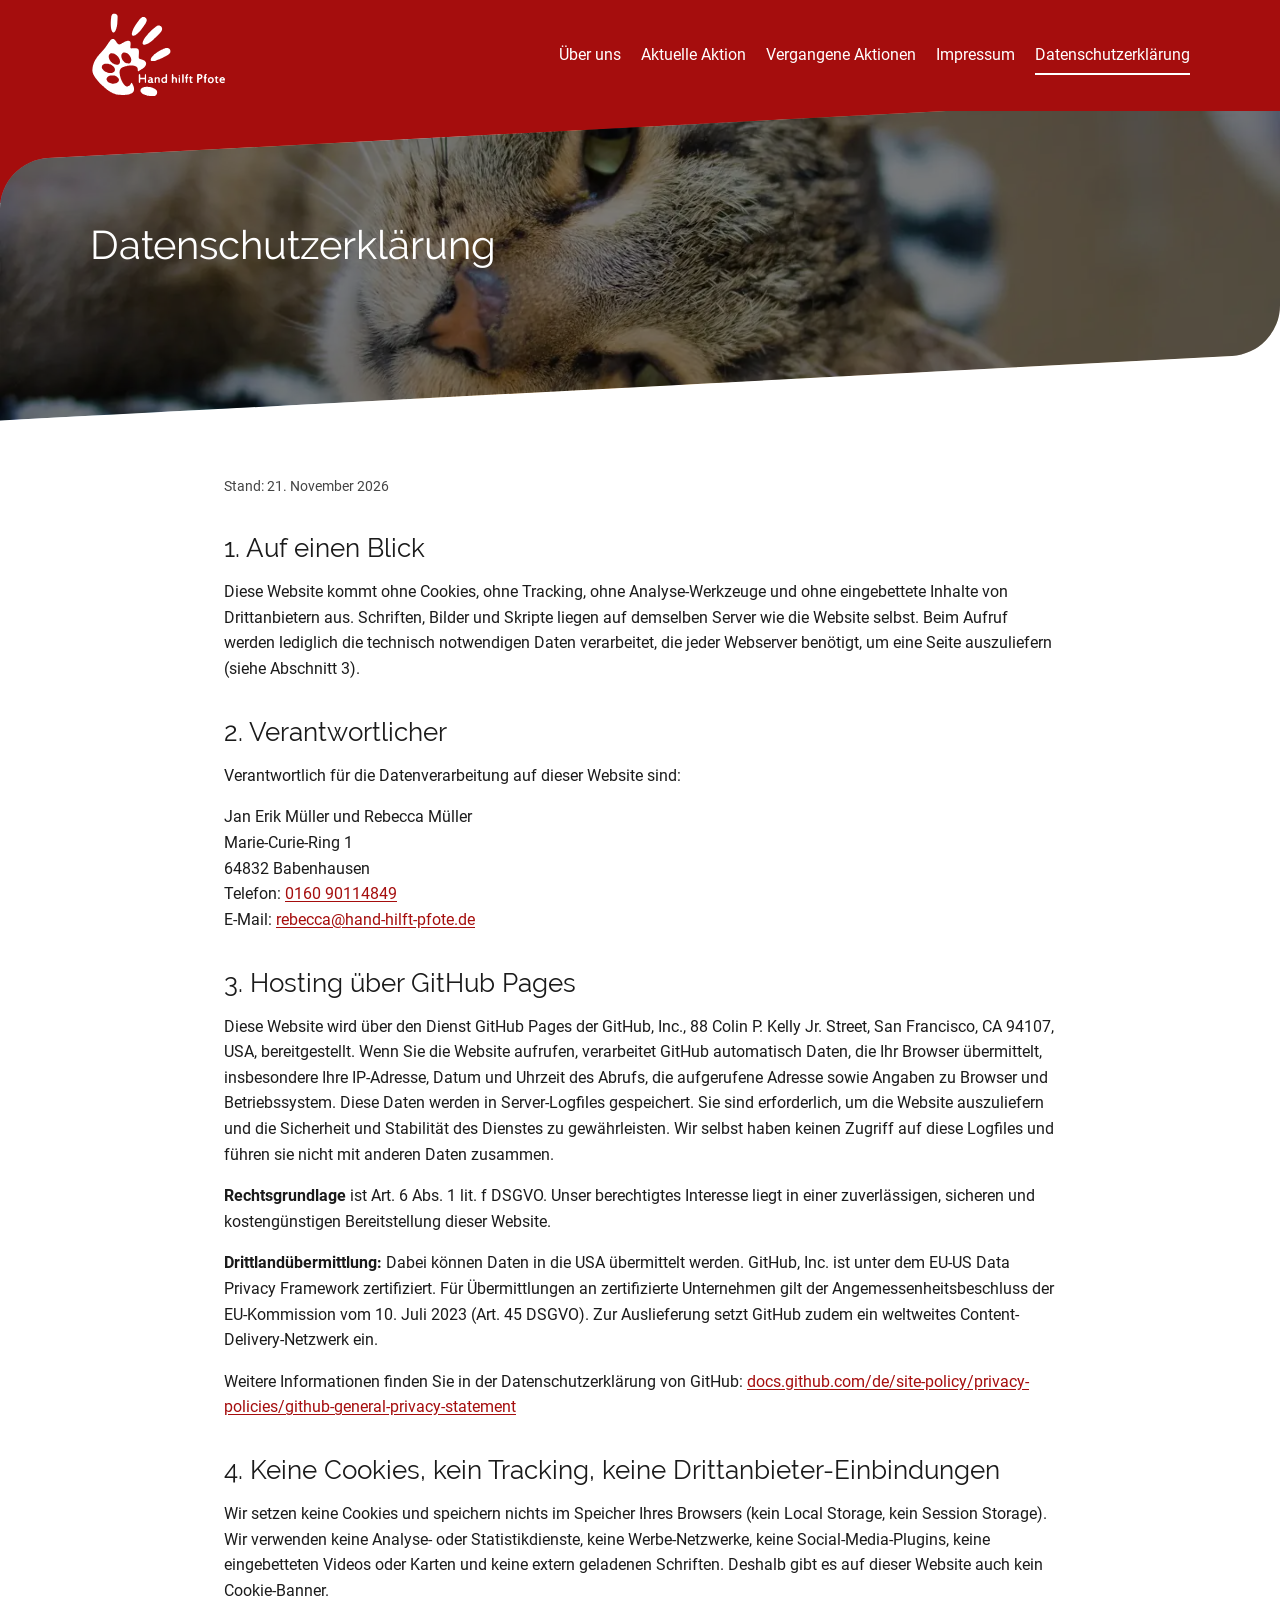
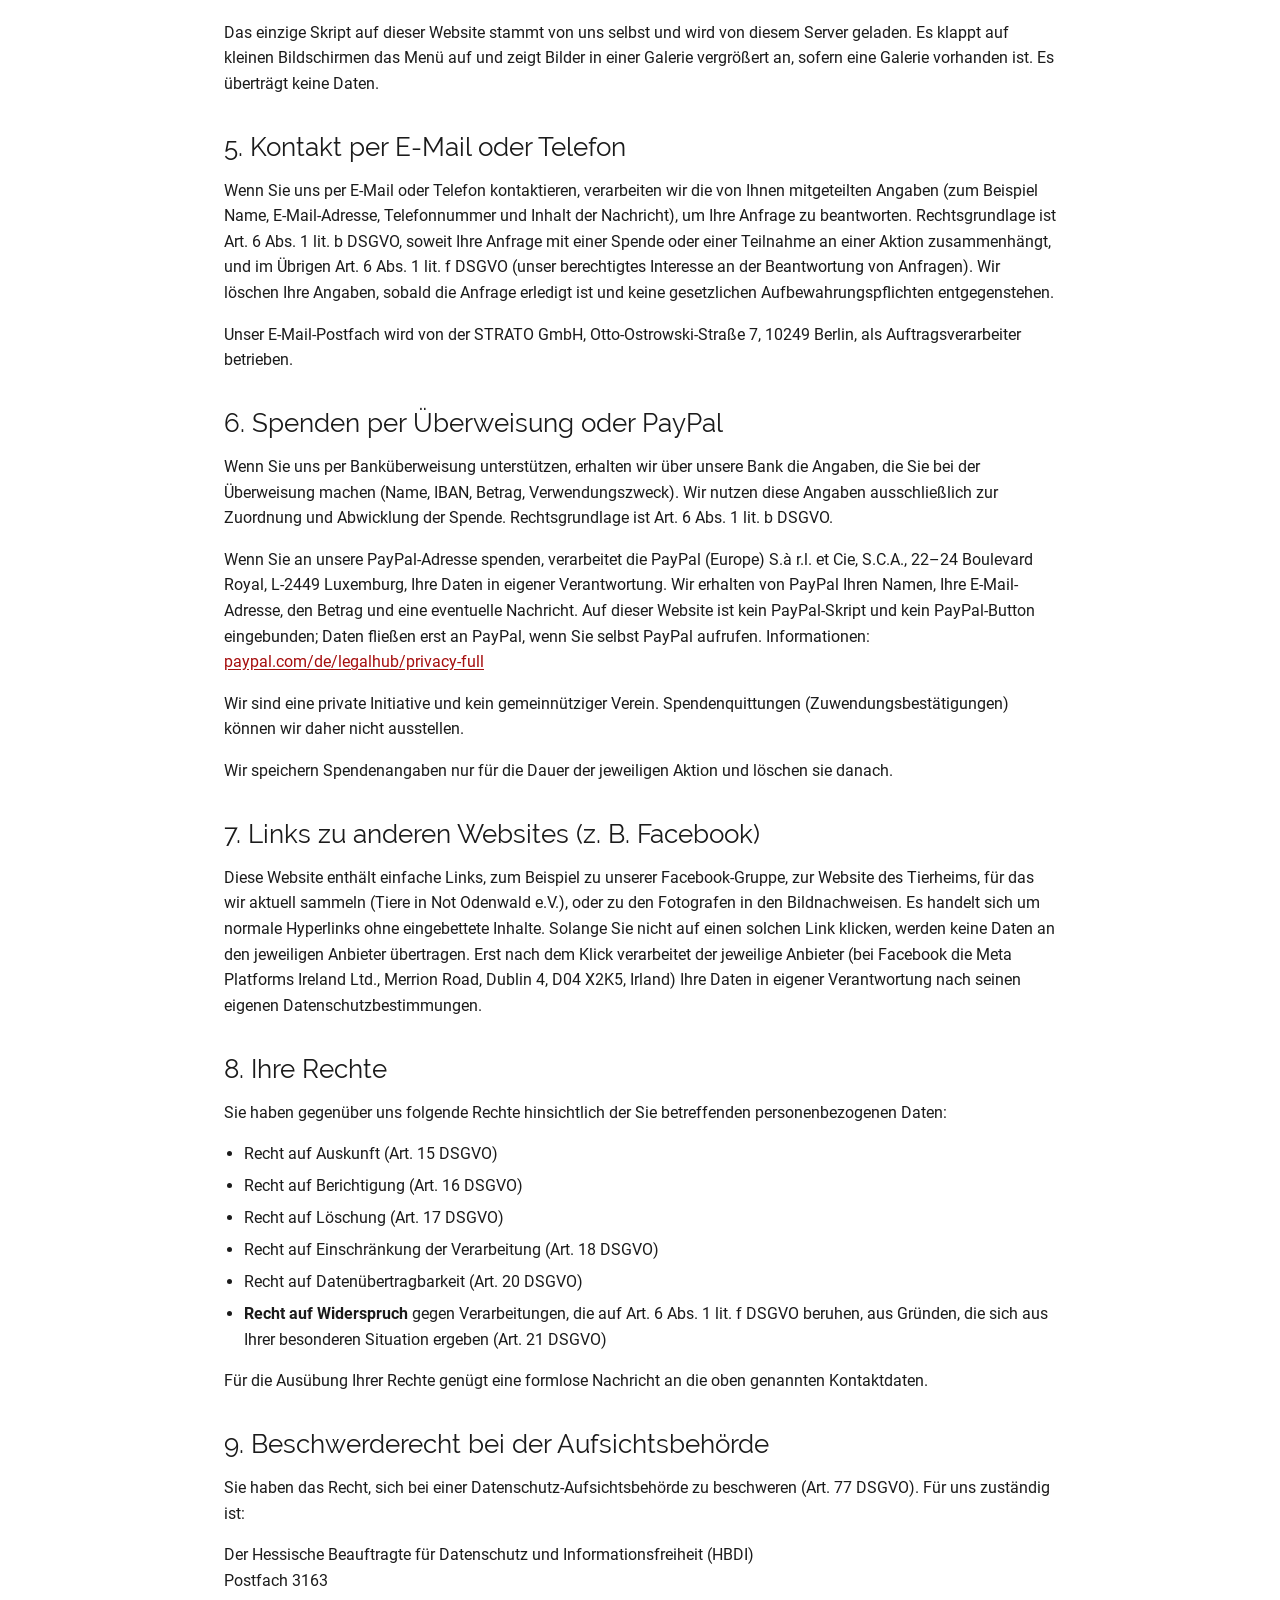
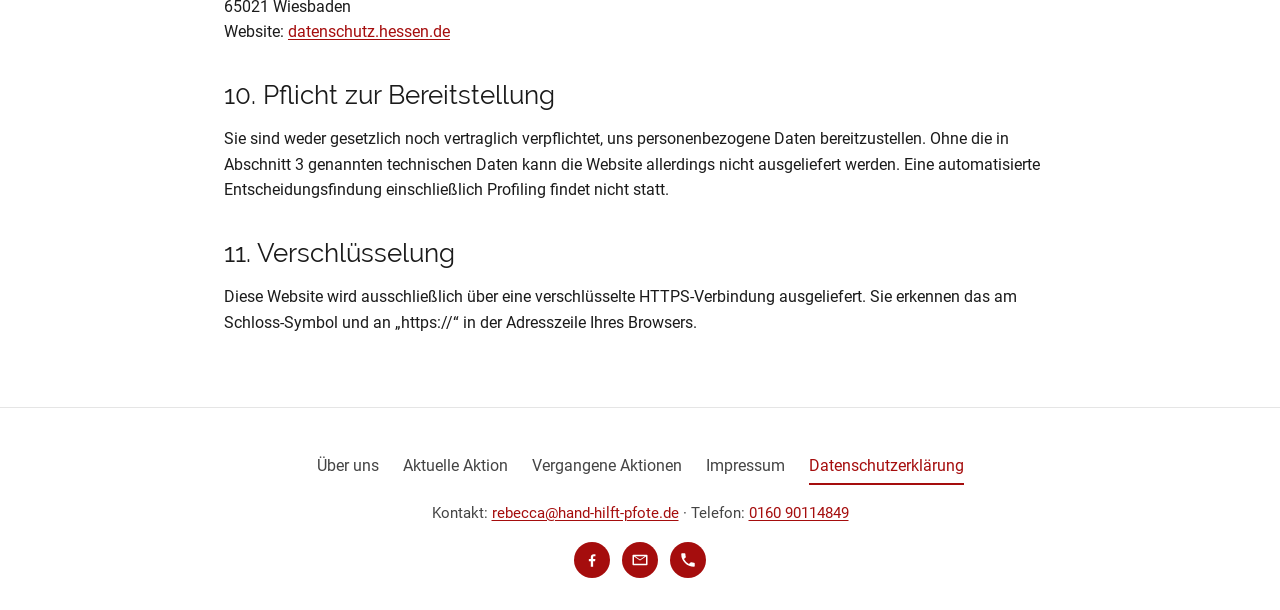
<file: datenschutzerklarung/index.html>
<!DOCTYPE html>
<html lang="de">
<head>
  <meta charset="utf-8">
  <meta name="viewport" content="width=device-width, initial-scale=1">
  <meta http-equiv="Content-Security-Policy" content="default-src 'self'; img-src 'self'; style-src 'self'; script-src 'self'; font-src 'self'; connect-src 'none'; frame-src 'none'; object-src 'none'; base-uri 'self'; form-action 'none'">
  <meta name="referrer" content="strict-origin-when-cross-origin">
  <title>Datenschutzerklärung – Hand hilft Pfote</title>
  <meta name="description" content="Datenschutzerklärung von Hand hilft Pfote: keine Cookies, kein Tracking, Hosting über GitHub Pages.">
  <link rel="canonical" href="https://hand-hilft-pfote.de/datenschutzerklarung/">
  <link rel="icon" href="../assets/img/favicon.svg" type="image/svg+xml">
  <link rel="icon" href="../assets/img/favicon-32.png" sizes="32x32" type="image/png">
  <link rel="apple-touch-icon" href="../assets/img/apple-touch-icon.png">
  <link rel="stylesheet" href="../assets/css/style.css">
  <script src="../assets/js/main.js" defer></script>
</head>
<body>
  <a class="skip-link" href="#inhalt">Zum Inhalt springen</a>

  <!-- ===== KOPFZEILE (auf allen Seiten gleich) ===== -->
  <header class="site-header">
    <div class="container">
      <a class="logo" href="../">
        <img src="../assets/img/logo-weiss.svg" width="338" height="210" alt="Hand hilft Pfote – zur Startseite">
      </a>
      <button class="nav-toggle" type="button" aria-expanded="false" aria-controls="hauptmenue">
        <svg viewBox="0 0 24 24" aria-hidden="true" focusable="false"><path fill="currentColor" d="M3 6h18v2H3zm0 5h18v2H3zm0 5h18v2H3z"/></svg><span class="visually-hidden">Menü</span>
      </button>
      <nav class="main-nav" id="hauptmenue" aria-label="Hauptmenü">
        <ul>
          <li><a href="../">Über uns</a></li>
          <li><a href="../aktuelle-aktion/">Aktuelle Aktion</a></li>
          <li><a href="../vergangene-aktionen/">Vergangene Aktionen</a></li>
          <li><a href="../impressum/">Impressum</a></li>
          <li><a href="../datenschutzerklarung/" aria-current="page">Datenschutzerklärung</a></li>
        </ul>
      </nav>
    </div>
  </header>

  <main id="inhalt">
    <div class="hero-wrap">
      <section class="hero bg-datenschutz hero-klein">
        <div class="container hero-inhalt">
          <h1>Datenschutzerklärung</h1>
        </div>
      </section>
    </div>

    <section class="abschnitt">
      <div class="container textseite">
        <p class="stand">Stand: 21. November 2026</p>

        <h2>1. Auf einen Blick</h2>
        <p>Diese Website kommt ohne Cookies, ohne Tracking, ohne Analyse-Werkzeuge und ohne eingebettete Inhalte von Drittanbietern aus. Schriften, Bilder und Skripte liegen auf demselben Server wie die Website selbst. Beim Aufruf werden lediglich die technisch notwendigen Daten verarbeitet, die jeder Webserver benötigt, um eine Seite auszuliefern (siehe Abschnitt 3).</p>

        <h2>2. Verantwortlicher</h2>
        <p>Verantwortlich für die Datenverarbeitung auf dieser Website sind:</p>
        <address>
          Jan Erik Müller und Rebecca Müller<br>
          Marie-Curie-Ring 1<br>
          64832 Babenhausen<br>
          Telefon: <a href="tel:+4916090114849">0160 90114849</a><br>
          E-Mail: <a href="mailto:rebecca@hand-hilft-pfote.de">rebecca@hand-hilft-pfote.de</a>
        </address>

        <h2>3. Hosting über GitHub Pages</h2>
        <p>Diese Website wird über den Dienst GitHub Pages der GitHub, Inc., 88 Colin P. Kelly Jr. Street, San Francisco, CA 94107, USA, bereitgestellt. Wenn Sie die Website aufrufen, verarbeitet GitHub automatisch Daten, die Ihr Browser übermittelt, insbesondere Ihre IP-Adresse, Datum und Uhrzeit des Abrufs, die aufgerufene Adresse sowie Angaben zu Browser und Betriebssystem. Diese Daten werden in Server-Logfiles gespeichert. Sie sind erforderlich, um die Website auszuliefern und die Sicherheit und Stabilität des Dienstes zu gewährleisten. Wir selbst haben keinen Zugriff auf diese Logfiles und führen sie nicht mit anderen Daten zusammen.</p>
        <p><strong>Rechtsgrundlage</strong> ist Art. 6 Abs. 1 lit. f DSGVO. Unser berechtigtes Interesse liegt in einer zuverlässigen, sicheren und kostengünstigen Bereitstellung dieser Website.</p>
        <p><strong>Drittlandübermittlung:</strong> Dabei können Daten in die USA übermittelt werden. GitHub, Inc. ist unter dem EU-US Data Privacy Framework zertifiziert. Für Übermittlungen an zertifizierte Unternehmen gilt der Angemessenheitsbeschluss der EU-Kommission vom 10. Juli 2023 (Art. 45 DSGVO). Zur Auslieferung setzt GitHub zudem ein weltweites Content-Delivery-Netzwerk ein.</p>
        <p>Weitere Informationen finden Sie in der Datenschutzerklärung von GitHub: <a href="https://docs.github.com/de/site-policy/privacy-policies/github-general-privacy-statement" rel="noopener noreferrer">docs.github.com/de/site-policy/privacy-policies/github-general-privacy-statement</a></p>

        <h2>4. Keine Cookies, kein Tracking, keine Drittanbieter-Einbindungen</h2>
        <p>Wir setzen keine Cookies und speichern nichts im Speicher Ihres Browsers (kein Local Storage, kein Session Storage). Wir verwenden keine Analyse- oder Statistikdienste, keine Werbe-Netzwerke, keine Social-Media-Plugins, keine eingebetteten Videos oder Karten und keine extern geladenen Schriften. Deshalb gibt es auf dieser Website auch kein Cookie-Banner.</p>
        <p>Das einzige Skript auf dieser Website stammt von uns selbst und wird von diesem Server geladen. Es klappt auf kleinen Bildschirmen das Menü auf und zeigt Bilder in einer Galerie vergrößert an, sofern eine Galerie vorhanden ist. Es überträgt keine Daten.</p>

        <h2>5. Kontakt per E-Mail oder Telefon</h2>
        <p>Wenn Sie uns per E-Mail oder Telefon kontaktieren, verarbeiten wir die von Ihnen mitgeteilten Angaben (zum Beispiel Name, E-Mail-Adresse, Telefonnummer und Inhalt der Nachricht), um Ihre Anfrage zu beantworten. Rechtsgrundlage ist Art. 6 Abs. 1 lit. b DSGVO, soweit Ihre Anfrage mit einer Spende oder einer Teilnahme an einer Aktion zusammenhängt, und im Übrigen Art. 6 Abs. 1 lit. f DSGVO (unser berechtigtes Interesse an der Beantwortung von Anfragen). Wir löschen Ihre Angaben, sobald die Anfrage erledigt ist und keine gesetzlichen Aufbewahrungspflichten entgegenstehen.</p>
        <!-- Geprüft 21.11.2026: MX-Eintrag zeigt auf smtpin.rzone.de (STRATO). Bei Anbieterwechsel diesen Satz anpassen. -->
        <p>Unser E-Mail-Postfach wird von der STRATO GmbH, Otto-Ostrowski-Straße 7, 10249 Berlin, als Auftragsverarbeiter betrieben.</p>

        <h2>6. Spenden per Überweisung oder PayPal</h2>
        <p>Wenn Sie uns per Banküberweisung unterstützen, erhalten wir über unsere Bank die Angaben, die Sie bei der Überweisung machen (Name, IBAN, Betrag, Verwendungszweck). Wir nutzen diese Angaben ausschließlich zur Zuordnung und Abwicklung der Spende. Rechtsgrundlage ist Art. 6 Abs. 1 lit. b DSGVO.</p>
        <p>Wenn Sie an unsere PayPal-Adresse spenden, verarbeitet die PayPal (Europe) S.à r.l. et Cie, S.C.A., 22–24 Boulevard Royal, L-2449 Luxemburg, Ihre Daten in eigener Verantwortung. Wir erhalten von PayPal Ihren Namen, Ihre E-Mail-Adresse, den Betrag und eine eventuelle Nachricht. Auf dieser Website ist kein PayPal-Skript und kein PayPal-Button eingebunden; Daten fließen erst an PayPal, wenn Sie selbst PayPal aufrufen. Informationen: <a href="https://www.paypal.com/de/legalhub/privacy-full" rel="noopener noreferrer">paypal.com/de/legalhub/privacy-full</a></p>
        <p>Wir sind eine private Initiative und kein gemeinnütziger Verein. Spendenquittungen (Zuwendungsbestätigungen) können wir daher nicht ausstellen.</p>
        <p>Wir speichern Spendenangaben nur für die Dauer der jeweiligen Aktion und löschen sie danach.</p>

        <h2>7. Links zu anderen Websites (z. B. Facebook)</h2>
        <p>Diese Website enthält einfache Links, zum Beispiel zu unserer Facebook-Gruppe, zur Website des Tierheims, für das wir aktuell sammeln (Tiere in Not Odenwald e.V.), oder zu den Fotografen in den Bildnachweisen. Es handelt sich um normale Hyperlinks ohne eingebettete Inhalte. Solange Sie nicht auf einen solchen Link klicken, werden keine Daten an den jeweiligen Anbieter übertragen. Erst nach dem Klick verarbeitet der jeweilige Anbieter (bei Facebook die Meta Platforms Ireland Ltd., Merrion Road, Dublin 4, D04 X2K5, Irland) Ihre Daten in eigener Verantwortung nach seinen eigenen Datenschutzbestimmungen.</p>

        <h2>8. Ihre Rechte</h2>
        <p>Sie haben gegenüber uns folgende Rechte hinsichtlich der Sie betreffenden personenbezogenen Daten:</p>
        <ul>
          <li>Recht auf Auskunft (Art. 15 DSGVO)</li>
          <li>Recht auf Berichtigung (Art. 16 DSGVO)</li>
          <li>Recht auf Löschung (Art. 17 DSGVO)</li>
          <li>Recht auf Einschränkung der Verarbeitung (Art. 18 DSGVO)</li>
          <li>Recht auf Datenübertragbarkeit (Art. 20 DSGVO)</li>
          <li><strong>Recht auf Widerspruch</strong> gegen Verarbeitungen, die auf Art. 6 Abs. 1 lit. f DSGVO beruhen, aus Gründen, die sich aus Ihrer besonderen Situation ergeben (Art. 21 DSGVO)</li>
        </ul>
        <p>Für die Ausübung Ihrer Rechte genügt eine formlose Nachricht an die oben genannten Kontaktdaten.</p>

        <h2>9. Beschwerderecht bei der Aufsichtsbehörde</h2>
        <p>Sie haben das Recht, sich bei einer Datenschutz-Aufsichtsbehörde zu beschweren (Art. 77 DSGVO). Für uns zuständig ist:</p>
        <address>
          Der Hessische Beauftragte für Datenschutz und Informationsfreiheit (HBDI)<br>
          Postfach 3163<br>
          65021 Wiesbaden<br>
          Website: <a href="https://datenschutz.hessen.de" rel="noopener noreferrer">datenschutz.hessen.de</a>
        </address>

        <h2>10. Pflicht zur Bereitstellung</h2>
        <p>Sie sind weder gesetzlich noch vertraglich verpflichtet, uns personenbezogene Daten bereitzustellen. Ohne die in Abschnitt 3 genannten technischen Daten kann die Website allerdings nicht ausgeliefert werden. Eine automatisierte Entscheidungsfindung einschließlich Profiling findet nicht statt.</p>

        <h2>11. Verschlüsselung</h2>
        <p>Diese Website wird ausschließlich über eine verschlüsselte HTTPS-Verbindung ausgeliefert. Sie erkennen das am Schloss-Symbol und an „https://“ in der Adresszeile Ihres Browsers.</p>
      </div>
    </section>
  </main>

  <!-- ===== FUSSZEILE (auf allen Seiten gleich) ===== -->
  <footer class="site-footer">
    <div class="container">
      <nav aria-label="Fußzeilen-Navigation">
        <ul>
          <li><a href="../">Über uns</a></li>
          <li><a href="../aktuelle-aktion/">Aktuelle Aktion</a></li>
          <li><a href="../vergangene-aktionen/">Vergangene Aktionen</a></li>
          <li><a href="../impressum/">Impressum</a></li>
          <li><a href="../datenschutzerklarung/" aria-current="page">Datenschutzerklärung</a></li>
        </ul>
      </nav>
      <p class="kontakt-zeile">
        Kontakt: <a href="mailto:rebecca@hand-hilft-pfote.de">rebecca@hand-hilft-pfote.de</a>
        · Telefon: <a href="tel:+4916090114849">0160 90114849</a>
      </p>
      <ul class="social">
        <li><a href="https://www.facebook.com/groups/263633010699116/" rel="noopener noreferrer"><svg viewBox="0 0 24 24" aria-hidden="true" focusable="false"><path d="M13.5 21v-7.5h2.6l.4-3h-3V8.6c0-.9.3-1.5 1.5-1.5h1.6V4.4c-.3 0-1.2-.1-2.3-.1-2.3 0-3.9 1.4-3.9 4v2.2H7.8v3h2.6V21h3.1z"/></svg><span class="visually-hidden">Unsere Facebook-Gruppe (externer Link)</span></a></li>
        <li><a href="mailto:rebecca@hand-hilft-pfote.de"><svg viewBox="0 0 24 24" aria-hidden="true" focusable="false"><path d="M3 5h18a1 1 0 0 1 1 1v12a1 1 0 0 1-1 1H3a1 1 0 0 1-1-1V6a1 1 0 0 1 1-1zm1 2.4V17h16V7.4l-8 5.3-8-5.3zM5.6 7l6.4 4.3L18.4 7H5.6z"/></svg><span class="visually-hidden">E-Mail an rebecca@hand-hilft-pfote.de</span></a></li>
        <li><a href="tel:+4916090114849"><svg viewBox="0 0 24 24" aria-hidden="true" focusable="false"><path d="M6.6 10.8a15.1 15.1 0 0 0 6.6 6.6l2.2-2.2c.3-.3.7-.4 1-.2 1.1.4 2.3.6 3.6.6.6 0 1 .4 1 1V20c0 .6-.4 1-1 1A17 17 0 0 1 3 4c0-.6.4-1 1-1h3.5c.6 0 1 .4 1 1 0 1.3.2 2.5.6 3.6.1.3 0 .7-.2 1l-2.3 2.2z"/></svg><span class="visually-hidden">Anrufen: 0160 90114849</span></a></li>
      </ul>
    </div>
  </footer>
</body>
</html>
</file>
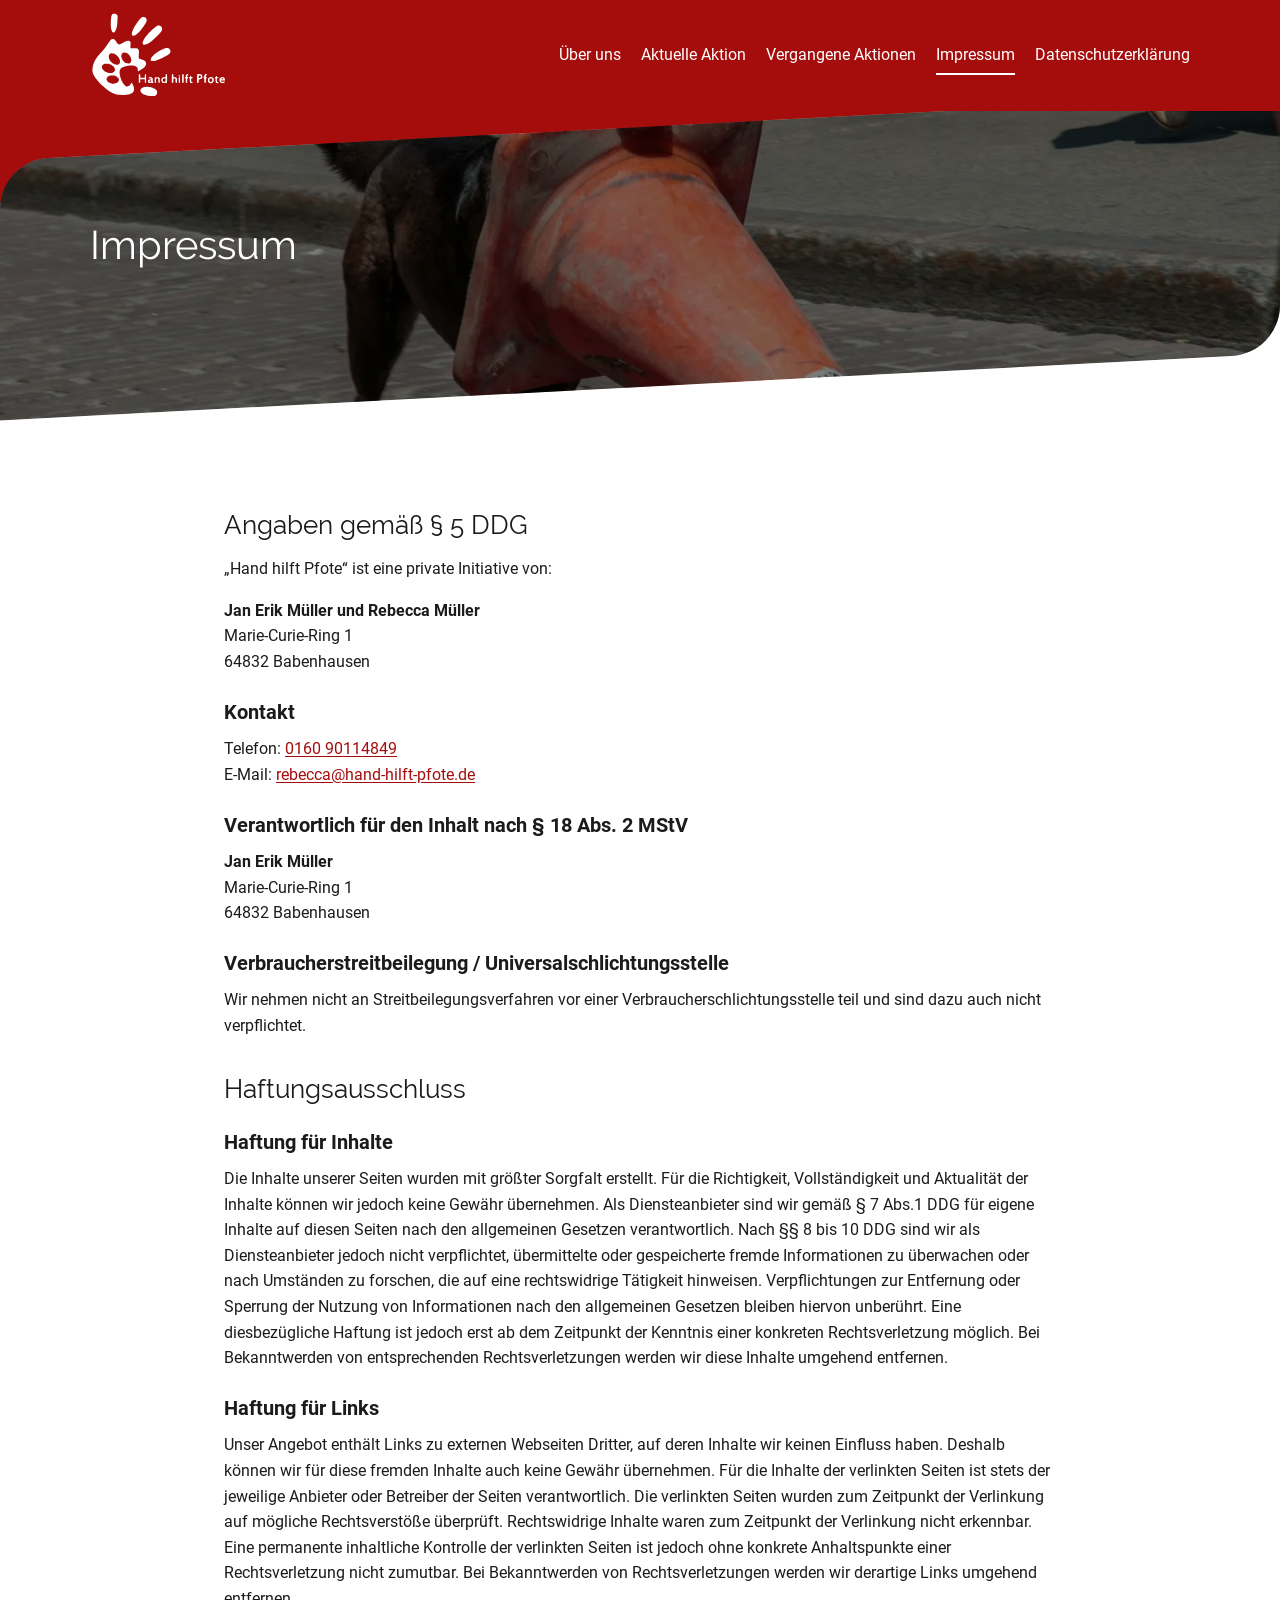
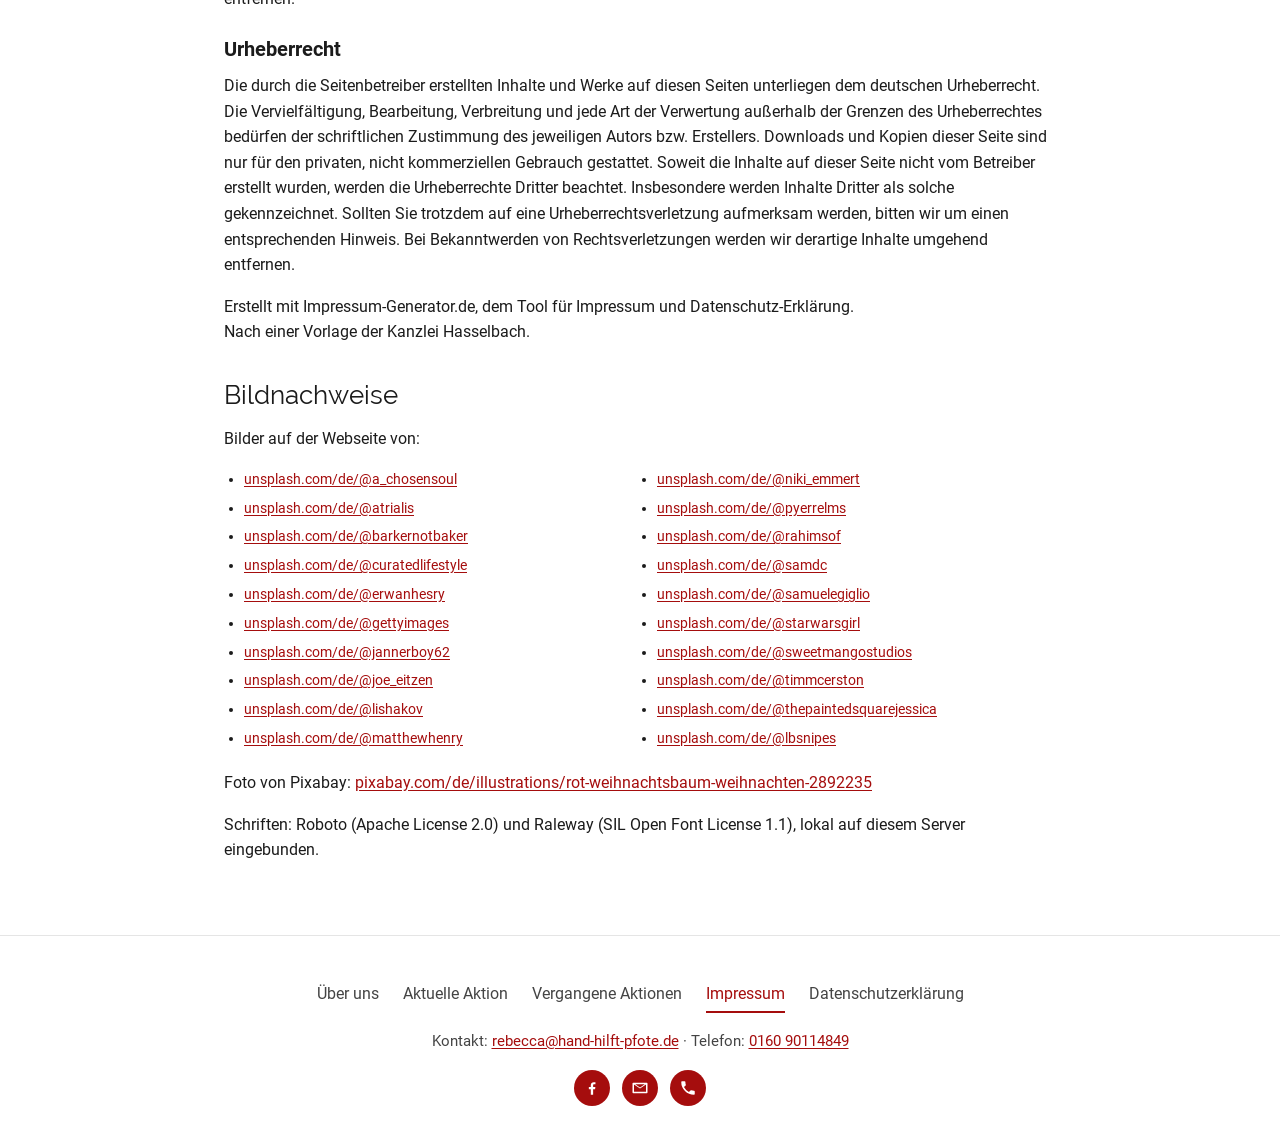
<file: impressum/index.html>
<!DOCTYPE html>
<html lang="de">
<head>
  <meta charset="utf-8">
  <meta name="viewport" content="width=device-width, initial-scale=1">
  <meta http-equiv="Content-Security-Policy" content="default-src 'self'; img-src 'self'; style-src 'self'; script-src 'self'; font-src 'self'; connect-src 'none'; frame-src 'none'; object-src 'none'; base-uri 'self'; form-action 'none'">
  <meta name="referrer" content="strict-origin-when-cross-origin">
  <title>Impressum – Hand hilft Pfote</title>
  <meta name="description" content="Impressum von Hand hilft Pfote, Babenhausen.">
  <link rel="canonical" href="https://hand-hilft-pfote.de/impressum/">
  <link rel="icon" href="../assets/img/favicon.svg" type="image/svg+xml">
  <link rel="icon" href="../assets/img/favicon-32.png" sizes="32x32" type="image/png">
  <link rel="apple-touch-icon" href="../assets/img/apple-touch-icon.png">
  <link rel="stylesheet" href="../assets/css/style.css">
  <script src="../assets/js/main.js" defer></script>
</head>
<body>
  <a class="skip-link" href="#inhalt">Zum Inhalt springen</a>

  <!-- ===== KOPFZEILE (auf allen Seiten gleich) ===== -->
  <header class="site-header">
    <div class="container">
      <a class="logo" href="../">
        <img src="../assets/img/logo-weiss.svg" width="338" height="210" alt="Hand hilft Pfote – zur Startseite">
      </a>
      <button class="nav-toggle" type="button" aria-expanded="false" aria-controls="hauptmenue">
        <svg viewBox="0 0 24 24" aria-hidden="true" focusable="false"><path fill="currentColor" d="M3 6h18v2H3zm0 5h18v2H3zm0 5h18v2H3z"/></svg><span class="visually-hidden">Menü</span>
      </button>
      <nav class="main-nav" id="hauptmenue" aria-label="Hauptmenü">
        <ul>
          <li><a href="../">Über uns</a></li>
          <li><a href="../aktuelle-aktion/">Aktuelle Aktion</a></li>
          <li><a href="../vergangene-aktionen/">Vergangene Aktionen</a></li>
          <li><a href="../impressum/" aria-current="page">Impressum</a></li>
          <li><a href="../datenschutzerklarung/">Datenschutzerklärung</a></li>
        </ul>
      </nav>
    </div>
  </header>

  <main id="inhalt">
    <div class="hero-wrap">
      <section class="hero bg-impressum hero-klein">
        <div class="container hero-inhalt">
          <h1>Impressum</h1>
        </div>
      </section>
    </div>

    <section class="abschnitt">
      <div class="container textseite">
        <h2>Angaben gemäß § 5 DDG</h2>
        <p>„Hand hilft Pfote“ ist eine private Initiative von:</p>
        <address>
          <strong>Jan Erik Müller und Rebecca Müller</strong><br>
          Marie-Curie-Ring 1<br>
          64832 Babenhausen
        </address>

        <h3>Kontakt</h3>
        <p>Telefon: <a href="tel:+4916090114849">0160 90114849</a><br>
        E-Mail: <a href="mailto:rebecca@hand-hilft-pfote.de">rebecca@hand-hilft-pfote.de</a></p>

        <h3>Verantwortlich für den Inhalt nach § 18 Abs. 2 MStV</h3>
        <address>
          <strong>Jan Erik Müller</strong><br>
          Marie-Curie-Ring 1<br>
          64832 Babenhausen
        </address>

        <h3>Verbraucherstreitbeilegung / Universalschlichtungsstelle</h3>
        <p>Wir nehmen nicht an Streitbeilegungsverfahren vor einer Verbraucherschlichtungsstelle teil und sind dazu auch nicht verpflichtet.</p>

        <h2>Haftungsausschluss</h2>
        <h3>Haftung für Inhalte</h3>
        <p>Die Inhalte unserer Seiten wurden mit größter Sorgfalt erstellt. Für die Richtigkeit, Vollständigkeit und Aktualität der Inhalte können wir jedoch keine Gewähr übernehmen. Als Diensteanbieter sind wir gemäß § 7 Abs.1 DDG für eigene Inhalte auf diesen Seiten nach den allgemeinen Gesetzen verantwortlich. Nach §§ 8 bis 10 DDG sind wir als Diensteanbieter jedoch nicht verpflichtet, übermittelte oder gespeicherte fremde Informationen zu überwachen oder nach Umständen zu forschen, die auf eine rechtswidrige Tätigkeit hinweisen. Verpflichtungen zur Entfernung oder Sperrung der Nutzung von Informationen nach den allgemeinen Gesetzen bleiben hiervon unberührt. Eine diesbezügliche Haftung ist jedoch erst ab dem Zeitpunkt der Kenntnis einer konkreten Rechtsverletzung möglich. Bei Bekanntwerden von entsprechenden Rechtsverletzungen werden wir diese Inhalte umgehend entfernen.</p>

        <h3>Haftung für Links</h3>
        <p>Unser Angebot enthält Links zu externen Webseiten Dritter, auf deren Inhalte wir keinen Einfluss haben. Deshalb können wir für diese fremden Inhalte auch keine Gewähr übernehmen. Für die Inhalte der verlinkten Seiten ist stets der jeweilige Anbieter oder Betreiber der Seiten verantwortlich. Die verlinkten Seiten wurden zum Zeitpunkt der Verlinkung auf mögliche Rechtsverstöße überprüft. Rechtswidrige Inhalte waren zum Zeitpunkt der Verlinkung nicht erkennbar. Eine permanente inhaltliche Kontrolle der verlinkten Seiten ist jedoch ohne konkrete Anhaltspunkte einer Rechtsverletzung nicht zumutbar. Bei Bekanntwerden von Rechtsverletzungen werden wir derartige Links umgehend entfernen.</p>

        <h3>Urheberrecht</h3>
        <p>Die durch die Seitenbetreiber erstellten Inhalte und Werke auf diesen Seiten unterliegen dem deutschen Urheberrecht. Die Vervielfältigung, Bearbeitung, Verbreitung und jede Art der Verwertung außerhalb der Grenzen des Urheberrechtes bedürfen der schriftlichen Zustimmung des jeweiligen Autors bzw. Erstellers. Downloads und Kopien dieser Seite sind nur für den privaten, nicht kommerziellen Gebrauch gestattet. Soweit die Inhalte auf dieser Seite nicht vom Betreiber erstellt wurden, werden die Urheberrechte Dritter beachtet. Insbesondere werden Inhalte Dritter als solche gekennzeichnet. Sollten Sie trotzdem auf eine Urheberrechtsverletzung aufmerksam werden, bitten wir um einen entsprechenden Hinweis. Bei Bekanntwerden von Rechtsverletzungen werden wir derartige Inhalte umgehend entfernen.</p>

        <p>Erstellt mit Impressum-Generator.de, dem Tool für Impressum und Datenschutz-Erklärung.<br>
        Nach einer Vorlage der Kanzlei Hasselbach.</p>

        <h2>Bildnachweise</h2>
        <p>Bilder auf der Webseite von:</p>
        <ul class="bildnachweise">
          <li><a href="https://unsplash.com/de/@a_chosensoul" rel="noopener noreferrer">unsplash.com/de/@a_chosensoul</a></li>
          <li><a href="https://unsplash.com/de/@atrialis" rel="noopener noreferrer">unsplash.com/de/@atrialis</a></li>
          <li><a href="https://unsplash.com/de/@barkernotbaker" rel="noopener noreferrer">unsplash.com/de/@barkernotbaker</a></li>
          <li><a href="https://unsplash.com/de/@curatedlifestyle" rel="noopener noreferrer">unsplash.com/de/@curatedlifestyle</a></li>
          <li><a href="https://unsplash.com/de/@erwanhesry" rel="noopener noreferrer">unsplash.com/de/@erwanhesry</a></li>
          <li><a href="https://unsplash.com/de/@gettyimages" rel="noopener noreferrer">unsplash.com/de/@gettyimages</a></li>
          <li><a href="https://unsplash.com/de/@jannerboy62" rel="noopener noreferrer">unsplash.com/de/@jannerboy62</a></li>
          <li><a href="https://unsplash.com/de/@joe_eitzen" rel="noopener noreferrer">unsplash.com/de/@joe_eitzen</a></li>
          <li><a href="https://unsplash.com/de/@lishakov" rel="noopener noreferrer">unsplash.com/de/@lishakov</a></li>
          <li><a href="https://unsplash.com/de/@matthewhenry" rel="noopener noreferrer">unsplash.com/de/@matthewhenry</a></li>
          <li><a href="https://unsplash.com/de/@niki_emmert" rel="noopener noreferrer">unsplash.com/de/@niki_emmert</a></li>
          <li><a href="https://unsplash.com/de/@pyerrelms" rel="noopener noreferrer">unsplash.com/de/@pyerrelms</a></li>
          <li><a href="https://unsplash.com/de/@rahimsof" rel="noopener noreferrer">unsplash.com/de/@rahimsof</a></li>
          <li><a href="https://unsplash.com/de/@samdc" rel="noopener noreferrer">unsplash.com/de/@samdc</a></li>
          <li><a href="https://unsplash.com/de/@samuelegiglio" rel="noopener noreferrer">unsplash.com/de/@samuelegiglio</a></li>
          <li><a href="https://unsplash.com/de/@starwarsgirl" rel="noopener noreferrer">unsplash.com/de/@starwarsgirl</a></li>
          <li><a href="https://unsplash.com/de/@sweetmangostudios" rel="noopener noreferrer">unsplash.com/de/@sweetmangostudios</a></li>
          <li><a href="https://unsplash.com/de/@timmcerston" rel="noopener noreferrer">unsplash.com/de/@timmcerston</a></li>
          <li><a href="https://unsplash.com/de/@thepaintedsquarejessica" rel="noopener noreferrer">unsplash.com/de/@thepaintedsquarejessica</a></li>
          <li><a href="https://unsplash.com/de/@lbsnipes" rel="noopener noreferrer">unsplash.com/de/@lbsnipes</a></li>
        </ul>
        <p>Foto von Pixabay: <a href="https://pixabay.com/de/illustrations/rot-weihnachtsbaum-weihnachten-2892235/" rel="noopener noreferrer">pixabay.com/de/illustrations/rot-weihnachtsbaum-weihnachten-2892235</a></p>
        <p>Schriften: Roboto (Apache License 2.0) und Raleway (SIL Open Font License 1.1), lokal auf diesem Server eingebunden.</p>
      </div>
    </section>
  </main>

  <!-- ===== FUSSZEILE (auf allen Seiten gleich) ===== -->
  <footer class="site-footer">
    <div class="container">
      <nav aria-label="Fußzeilen-Navigation">
        <ul>
          <li><a href="../">Über uns</a></li>
          <li><a href="../aktuelle-aktion/">Aktuelle Aktion</a></li>
          <li><a href="../vergangene-aktionen/">Vergangene Aktionen</a></li>
          <li><a href="../impressum/" aria-current="page">Impressum</a></li>
          <li><a href="../datenschutzerklarung/">Datenschutzerklärung</a></li>
        </ul>
      </nav>
      <p class="kontakt-zeile">
        Kontakt: <a href="mailto:rebecca@hand-hilft-pfote.de">rebecca@hand-hilft-pfote.de</a>
        · Telefon: <a href="tel:+4916090114849">0160 90114849</a>
      </p>
      <ul class="social">
        <li><a href="https://www.facebook.com/groups/263633010699116/" rel="noopener noreferrer"><svg viewBox="0 0 24 24" aria-hidden="true" focusable="false"><path d="M13.5 21v-7.5h2.6l.4-3h-3V8.6c0-.9.3-1.5 1.5-1.5h1.6V4.4c-.3 0-1.2-.1-2.3-.1-2.3 0-3.9 1.4-3.9 4v2.2H7.8v3h2.6V21h3.1z"/></svg><span class="visually-hidden">Unsere Facebook-Gruppe (externer Link)</span></a></li>
        <li><a href="mailto:rebecca@hand-hilft-pfote.de"><svg viewBox="0 0 24 24" aria-hidden="true" focusable="false"><path d="M3 5h18a1 1 0 0 1 1 1v12a1 1 0 0 1-1 1H3a1 1 0 0 1-1-1V6a1 1 0 0 1 1-1zm1 2.4V17h16V7.4l-8 5.3-8-5.3zM5.6 7l6.4 4.3L18.4 7H5.6z"/></svg><span class="visually-hidden">E-Mail an rebecca@hand-hilft-pfote.de</span></a></li>
        <li><a href="tel:+4916090114849"><svg viewBox="0 0 24 24" aria-hidden="true" focusable="false"><path d="M6.6 10.8a15.1 15.1 0 0 0 6.6 6.6l2.2-2.2c.3-.3.7-.4 1-.2 1.1.4 2.3.6 3.6.6.6 0 1 .4 1 1V20c0 .6-.4 1-1 1A17 17 0 0 1 3 4c0-.6.4-1 1-1h3.5c.6 0 1 .4 1 1 0 1.3.2 2.5.6 3.6.1.3 0 .7-.2 1l-2.3 2.2z"/></svg><span class="visually-hidden">Anrufen: 0160 90114849</span></a></li>
      </ul>
    </div>
  </footer>
</body>
</html>
</file>
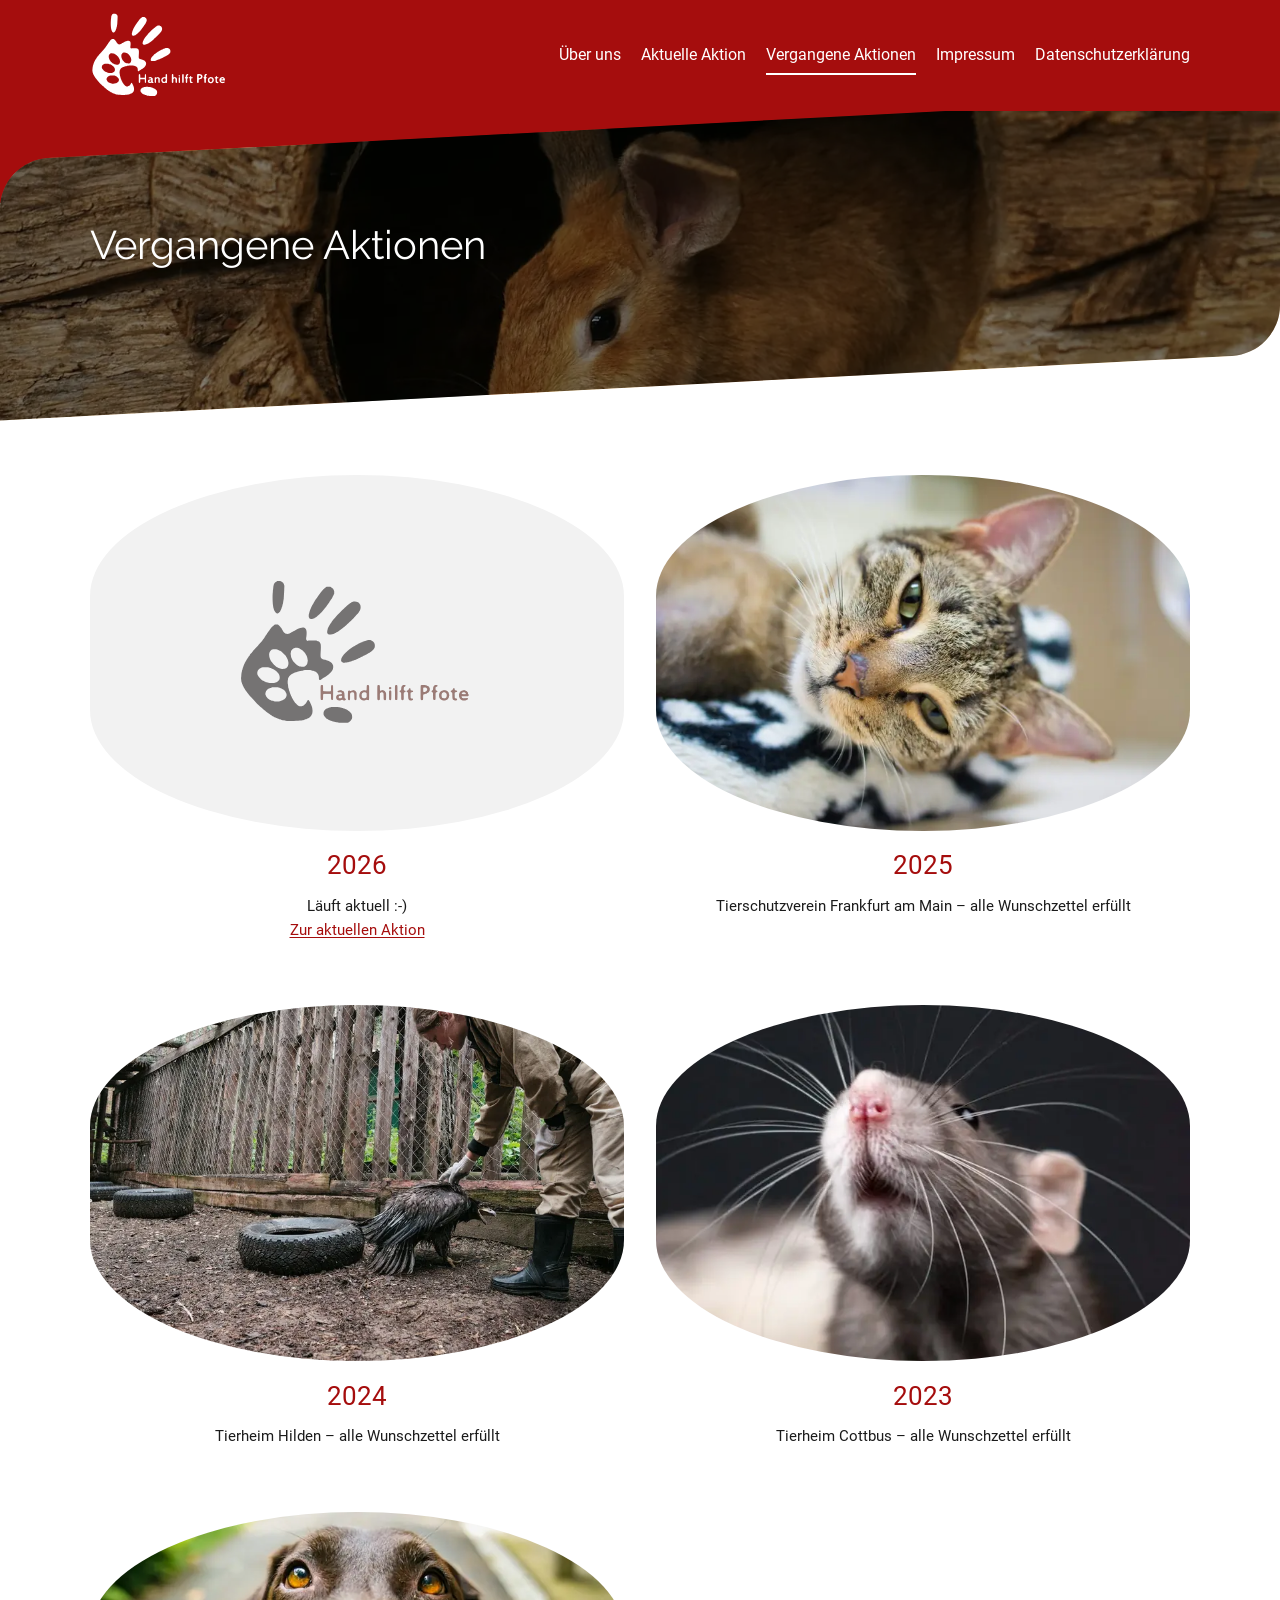
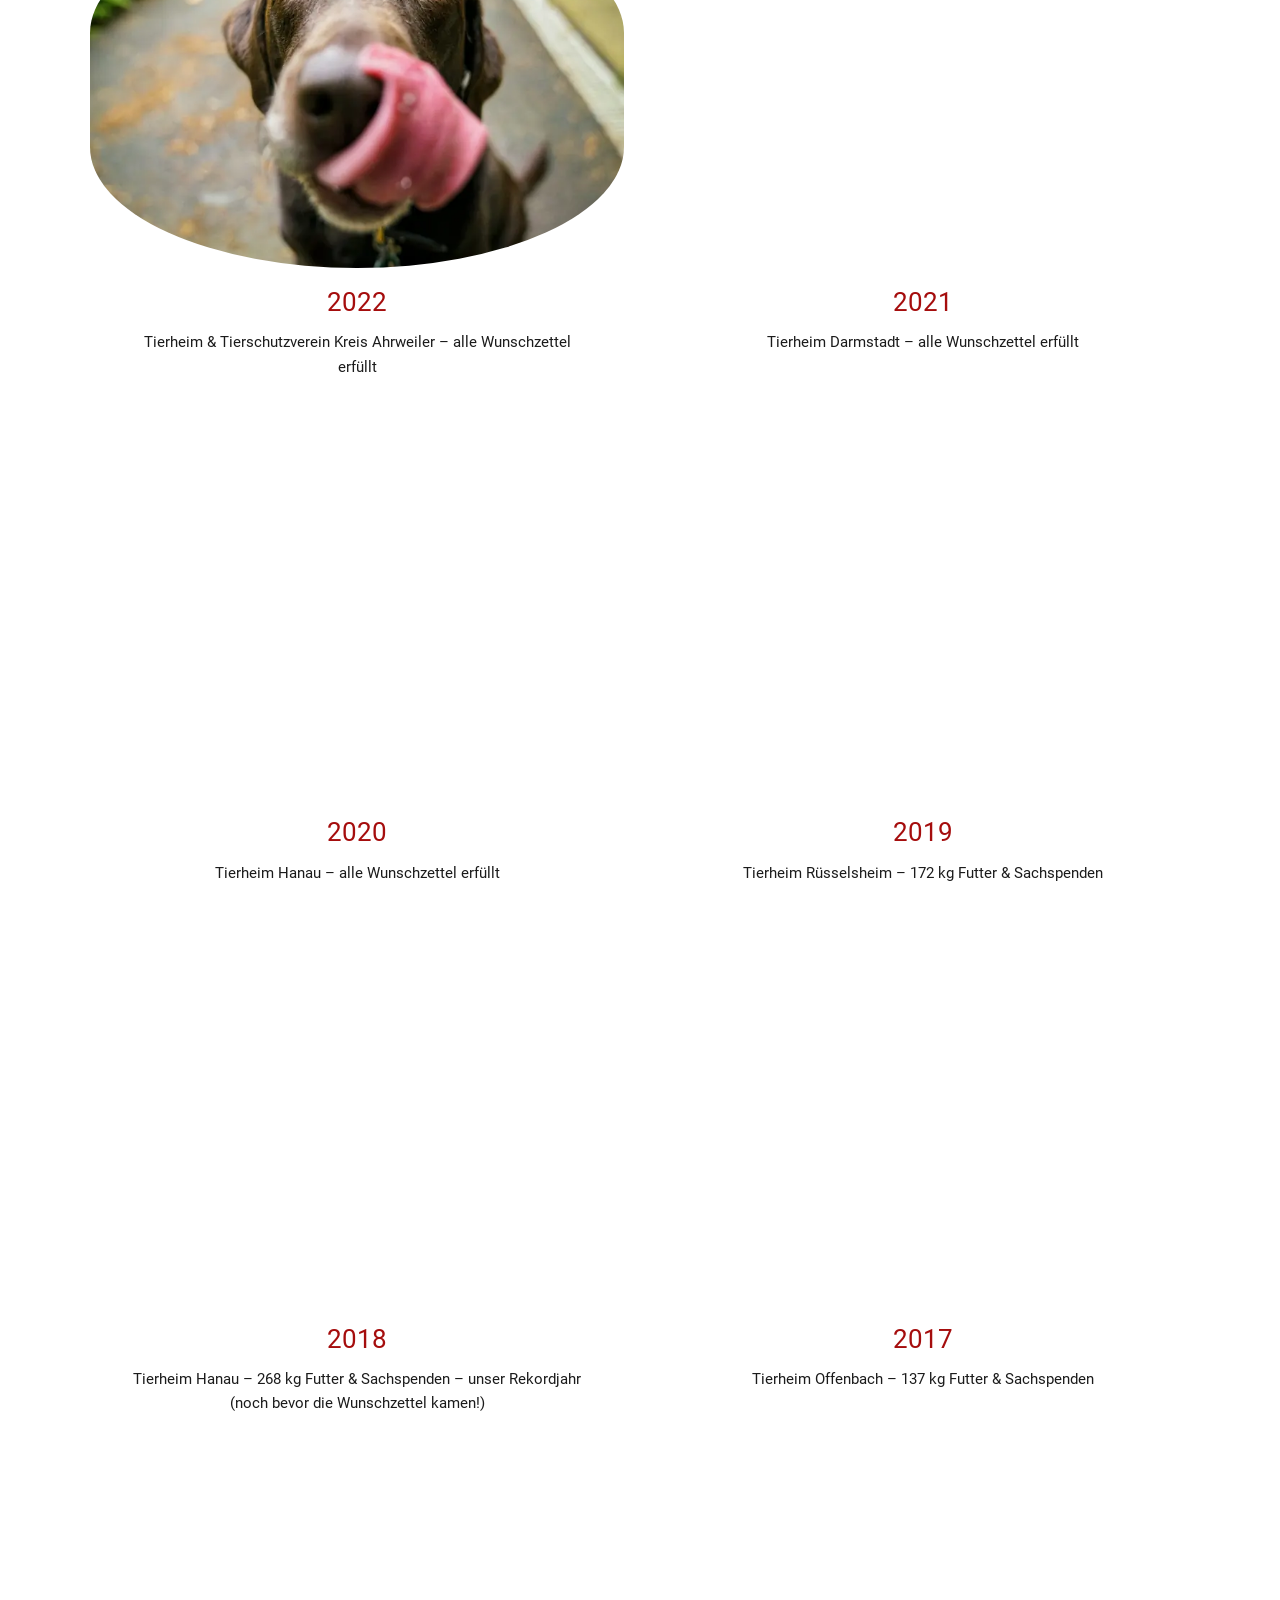
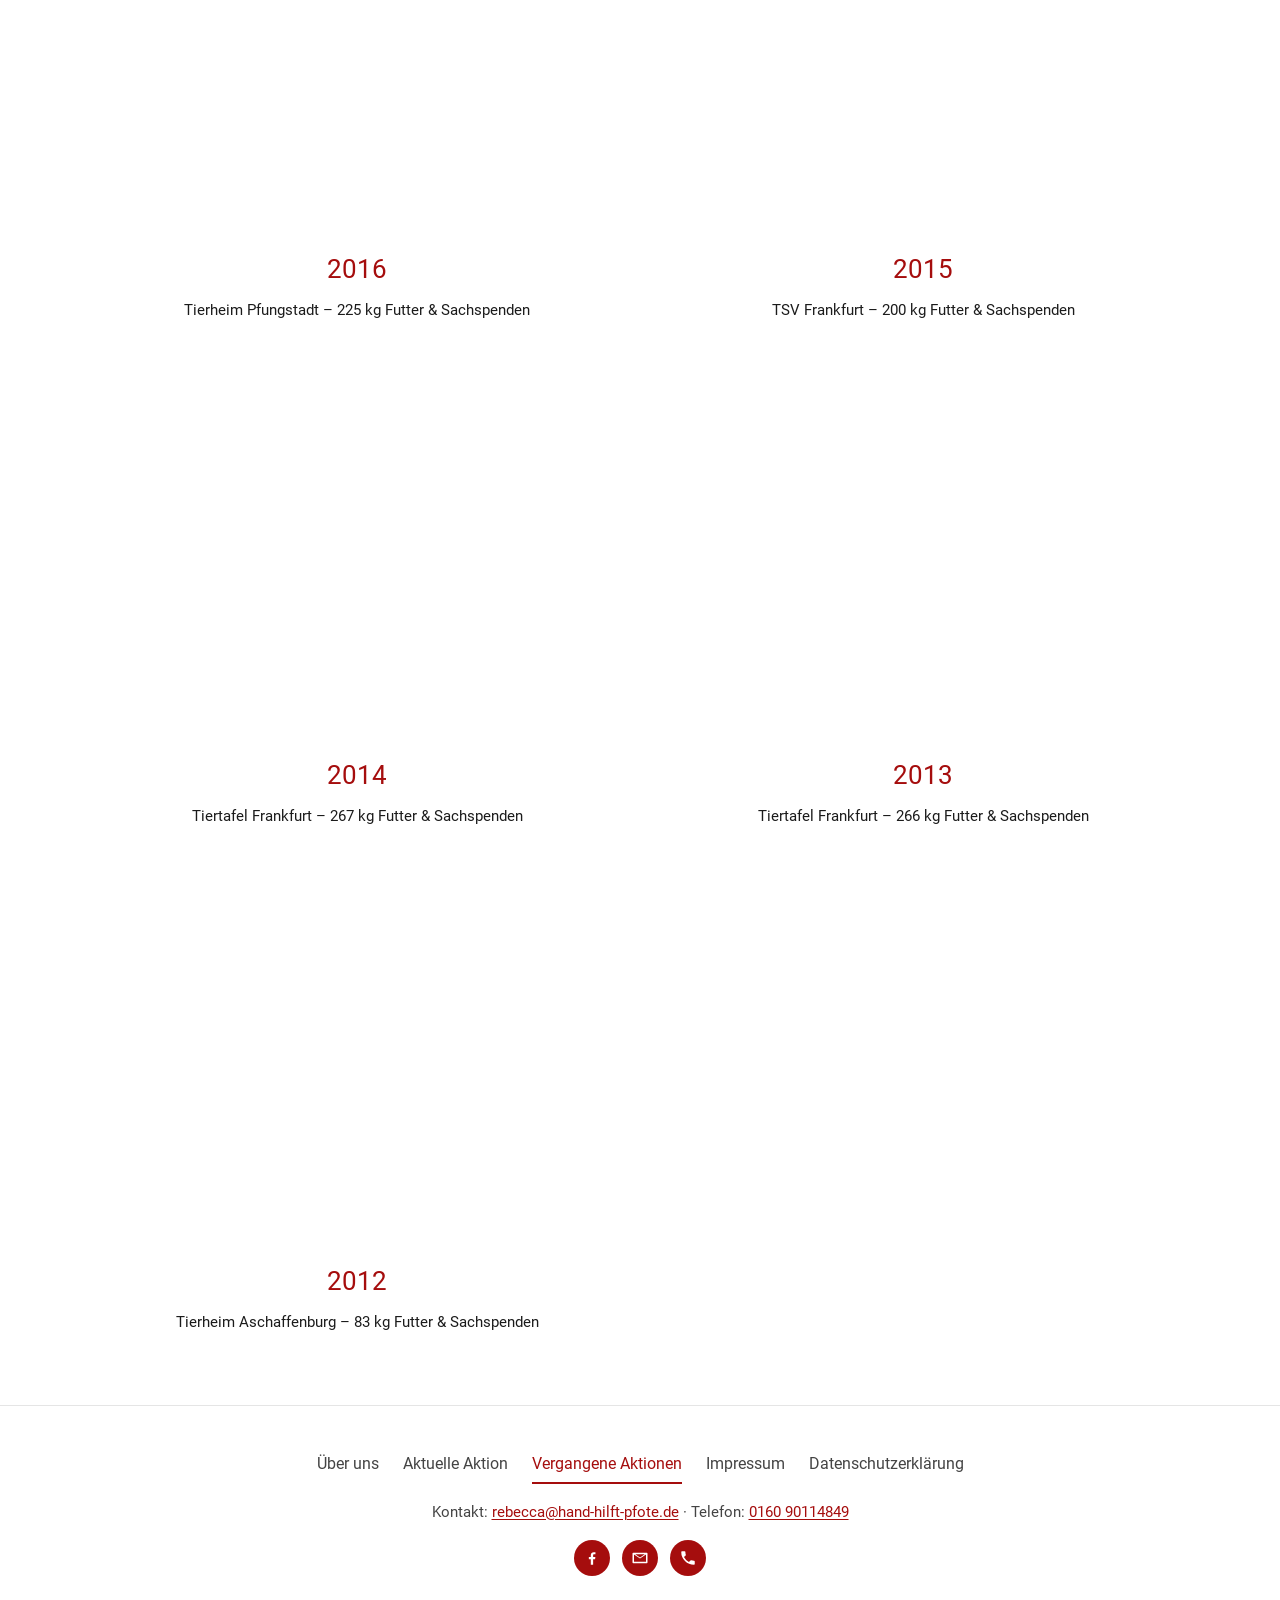
<file: vergangene-aktionen/index.html>
<!DOCTYPE html>
<html lang="de">
<head>
  <meta charset="utf-8">
  <meta name="viewport" content="width=device-width, initial-scale=1">
  <meta http-equiv="Content-Security-Policy" content="default-src 'self'; img-src 'self'; style-src 'self'; script-src 'self'; font-src 'self'; connect-src 'none'; frame-src 'none'; object-src 'none'; base-uri 'self'; form-action 'none'">
  <meta name="referrer" content="strict-origin-when-cross-origin">
  <title>Vergangene Aktionen – Hand hilft Pfote</title>
  <meta name="description" content="Unsere Weihnachtsaktionen für Tierheime von 2012 bis heute.">
  <link rel="canonical" href="https://hand-hilft-pfote.de/vergangene-aktionen/">
  <link rel="icon" href="../assets/img/favicon.svg" type="image/svg+xml">
  <link rel="icon" href="../assets/img/favicon-32.png" sizes="32x32" type="image/png">
  <link rel="apple-touch-icon" href="../assets/img/apple-touch-icon.png">
  <link rel="stylesheet" href="../assets/css/style.css">
  <script src="../assets/js/main.js" defer></script>
</head>
<body>
  <a class="skip-link" href="#inhalt">Zum Inhalt springen</a>

  <!-- ===== KOPFZEILE (auf allen Seiten gleich) ===== -->
  <header class="site-header">
    <div class="container">
      <a class="logo" href="../">
        <img src="../assets/img/logo-weiss.svg" width="338" height="210" alt="Hand hilft Pfote – zur Startseite">
      </a>
      <button class="nav-toggle" type="button" aria-expanded="false" aria-controls="hauptmenue">
        <svg viewBox="0 0 24 24" aria-hidden="true" focusable="false"><path fill="currentColor" d="M3 6h18v2H3zm0 5h18v2H3zm0 5h18v2H3z"/></svg><span class="visually-hidden">Menü</span>
      </button>
      <nav class="main-nav" id="hauptmenue" aria-label="Hauptmenü">
        <ul>
          <li><a href="../">Über uns</a></li>
          <li><a href="../aktuelle-aktion/">Aktuelle Aktion</a></li>
          <li><a href="../vergangene-aktionen/" aria-current="page">Vergangene Aktionen</a></li>
          <li><a href="../impressum/">Impressum</a></li>
          <li><a href="../datenschutzerklarung/">Datenschutzerklärung</a></li>
        </ul>
      </nav>
    </div>
  </header>

  <main id="inhalt">
    <div class="hero-wrap">
      <section class="hero bg-vergangene hero-klein">
        <div class="container hero-inhalt">
          <h1>Vergangene Aktionen</h1>
        </div>
      </section>
    </div>

    <!--
      ================================================================
      VERGANGENE AKTIONEN – hier pflegen
      Neues Jahr: einen <li>-Block kopieren und ganz oben einfügen.
      Jahresbild in  bilder/jahre/JAHR.webp  ablegen (ca. 800 px breit).
      ================================================================
    -->
    <section class="abschnitt" aria-label="Aktionen nach Jahren">
      <div class="container">
        <ol class="chronik" reversed>
          <li>
            <div class="ohne-bild"><img src="../assets/img/logo.svg" width="338" height="210" alt=""></div>
            <h2>2026</h2>
            <p>Läuft aktuell :-) <br><a href="../aktuelle-aktion/">Zur aktuellen Aktion</a></p>
          </li>
          <li>
            <img src="../bilder/jahre/2025.webp" width="800" height="533" alt="Katze liegt entspannt auf einer gestreiften Decke" loading="lazy" decoding="async">
            <h2>2025</h2>
            <p>Tierschutzverein Frankfurt am Main – alle Wunschzettel erfüllt</p>
          </li>
          <li>
            <img src="../bilder/jahre/2024.webp" width="800" height="533" alt="Mann füttert einen Geier in einem Gehege" loading="lazy" decoding="async">
            <h2>2024</h2>
            <p>Tierheim Hilden – alle Wunschzettel erfüllt</p>
          </li>
          <li>
            <img src="../bilder/jahre/2023.webp" width="720" height="480" alt="Ratte schaut neugierig nach oben" loading="lazy" decoding="async">
            <h2>2023</h2>
            <p>Tierheim Cottbus – alle Wunschzettel erfüllt</p>
          </li>
          <li>
            <img src="../bilder/jahre/2022.webp" width="800" height="497" alt="Hund leckt sich über die Nase" loading="lazy" decoding="async">
            <h2>2022</h2>
            <p>Tierheim &amp; Tierschutzverein Kreis Ahrweiler – alle Wunschzettel erfüllt</p>
          </li>
          <li>
            <img src="../bilder/jahre/2021.webp" width="800" height="533" alt="Schaf auf einer Weide" loading="lazy" decoding="async">
            <h2>2021</h2>
            <p>Tierheim Darmstadt – alle Wunschzettel erfüllt</p>
          </li>
          <li>
            <img src="../bilder/jahre/2020.webp" width="800" height="533" alt="Hamster sitzt aufrecht" loading="lazy" decoding="async">
            <h2>2020</h2>
            <p>Tierheim Hanau – alle Wunschzettel erfüllt</p>
          </li>
          <li>
            <img src="../bilder/jahre/2019.webp" width="771" height="514" alt="Igel im Gras" loading="lazy" decoding="async">
            <h2>2019</h2>
            <p>Tierheim Rüsselsheim – 172 kg Futter &amp; Sachspenden</p>
          </li>
          <li>
            <img src="../bilder/jahre/2018.webp" width="800" height="532" alt="Katta sitzt auf einem Geländer" loading="lazy" decoding="async">
            <h2>2018</h2>
            <p>Tierheim Hanau – 268 kg Futter &amp; Sachspenden – unser Rekordjahr (noch bevor die Wunschzettel kamen!)</p>
          </li>
          <li>
            <img src="../bilder/jahre/2017.webp" width="800" height="533" alt="Mops in eine Decke gewickelt" loading="lazy" decoding="async">
            <h2>2017</h2>
            <p>Tierheim Offenbach – 137 kg Futter &amp; Sachspenden</p>
          </li>
          <li>
            <img src="../bilder/jahre/2016.webp" width="800" height="533" alt="Hund trägt einen Leitkegel durch die Straße" loading="lazy" decoding="async">
            <h2>2016</h2>
            <p>Tierheim Pfungstadt – 225 kg Futter &amp; Sachspenden</p>
          </li>
          <li>
            <img src="../bilder/jahre/2015.webp" width="800" height="533" alt="Vogelschwarm am Himmel" loading="lazy" decoding="async">
            <h2>2015</h2>
            <p>TSV Frankfurt – 200 kg Futter &amp; Sachspenden</p>
          </li>
          <li>
            <img src="../bilder/jahre/2014.webp" width="800" height="533" alt="Katze in einer bunten Hängematte" loading="lazy" decoding="async">
            <h2>2014</h2>
            <p>Tiertafel Frankfurt – 267 kg Futter &amp; Sachspenden</p>
          </li>
          <li>
            <img src="../bilder/jahre/2013.webp" width="720" height="480" alt="Zwei Hunde vor einem weihnachtlich geschmückten Fenster" loading="lazy" decoding="async">
            <h2>2013</h2>
            <p>Tiertafel Frankfurt – 266 kg Futter &amp; Sachspenden</p>
          </li>
          <li>
            <img src="../bilder/jahre/2012.webp" width="800" height="533" alt="Katze schaut aus einem Weihnachtsbaum" loading="lazy" decoding="async">
            <h2>2012</h2>
            <p>Tierheim Aschaffenburg – 83 kg Futter &amp; Sachspenden</p>
          </li>
        </ol>
      </div>
    </section>
  </main>

  <!-- ===== FUSSZEILE (auf allen Seiten gleich) ===== -->
  <footer class="site-footer">
    <div class="container">
      <nav aria-label="Fußzeilen-Navigation">
        <ul>
          <li><a href="../">Über uns</a></li>
          <li><a href="../aktuelle-aktion/">Aktuelle Aktion</a></li>
          <li><a href="../vergangene-aktionen/" aria-current="page">Vergangene Aktionen</a></li>
          <li><a href="../impressum/">Impressum</a></li>
          <li><a href="../datenschutzerklarung/">Datenschutzerklärung</a></li>
        </ul>
      </nav>
      <p class="kontakt-zeile">
        Kontakt: <a href="mailto:rebecca@hand-hilft-pfote.de">rebecca@hand-hilft-pfote.de</a>
        · Telefon: <a href="tel:+4916090114849">0160 90114849</a>
      </p>
      <ul class="social">
        <li><a href="https://www.facebook.com/groups/263633010699116/" rel="noopener noreferrer"><svg viewBox="0 0 24 24" aria-hidden="true" focusable="false"><path d="M13.5 21v-7.5h2.6l.4-3h-3V8.6c0-.9.3-1.5 1.5-1.5h1.6V4.4c-.3 0-1.2-.1-2.3-.1-2.3 0-3.9 1.4-3.9 4v2.2H7.8v3h2.6V21h3.1z"/></svg><span class="visually-hidden">Unsere Facebook-Gruppe (externer Link)</span></a></li>
        <li><a href="mailto:rebecca@hand-hilft-pfote.de"><svg viewBox="0 0 24 24" aria-hidden="true" focusable="false"><path d="M3 5h18a1 1 0 0 1 1 1v12a1 1 0 0 1-1 1H3a1 1 0 0 1-1-1V6a1 1 0 0 1 1-1zm1 2.4V17h16V7.4l-8 5.3-8-5.3zM5.6 7l6.4 4.3L18.4 7H5.6z"/></svg><span class="visually-hidden">E-Mail an rebecca@hand-hilft-pfote.de</span></a></li>
        <li><a href="tel:+4916090114849"><svg viewBox="0 0 24 24" aria-hidden="true" focusable="false"><path d="M6.6 10.8a15.1 15.1 0 0 0 6.6 6.6l2.2-2.2c.3-.3.7-.4 1-.2 1.1.4 2.3.6 3.6.6.6 0 1 .4 1 1V20c0 .6-.4 1-1 1A17 17 0 0 1 3 4c0-.6.4-1 1-1h3.5c.6 0 1 .4 1 1 0 1.3.2 2.5.6 3.6.1.3 0 .7-.2 1l-2.3 2.2z"/></svg><span class="visually-hidden">Anrufen: 0160 90114849</span></a></li>
      </ul>
    </div>
  </footer>
</body>
</html>
</file>
<file: assets/css/style.css>
/* ==========================================================================
   Hand hilft Pfote – Stylesheet
   Alle Schriften liegen lokal in /assets/fonts. Keine externen Ressourcen.
   ========================================================================== */

/* ---------- Schriften (lokal gehostet) ---------- */
@font-face {
  font-family: "Roboto";
  src: url("../fonts/roboto-regular.woff2") format("woff2");
  font-weight: 400; font-style: normal; font-display: swap;
}
@font-face {
  font-family: "Roboto";
  src: url("../fonts/roboto-italic.woff2") format("woff2");
  font-weight: 400; font-style: italic; font-display: swap;
}
@font-face {
  font-family: "Roboto";
  src: url("../fonts/roboto-700.woff2") format("woff2");
  font-weight: 700; font-style: normal; font-display: swap;
}
@font-face {
  font-family: "Roboto";
  src: url("../fonts/roboto-700italic.woff2") format("woff2");
  font-weight: 700; font-style: italic; font-display: swap;
}
@font-face {
  font-family: "Raleway";
  src: url("../fonts/raleway-regular.woff2") format("woff2");
  font-weight: 400; font-style: normal; font-display: swap;
}

/* ---------- Farben & Grundwerte ---------- */
:root {
  --rot: #a50d0d;          /* Kopfzeile, Akzente */
  --rot-dunkel: #7d0909;
  --text: #1b1b1b;
  --text-hell: #444444;
  --grau-bg: #f2f2f2;
  --weiss: #ffffff;
  --breite: 1100px;
  --radius-gross: 48px;
  --schrift: "Roboto", Arial, Helvetica, sans-serif;
  --schrift-titel: "Raleway", "Roboto", Arial, sans-serif;
}

*, *::before, *::after { box-sizing: border-box; }

html { -webkit-text-size-adjust: 100%; scroll-behavior: smooth; }
@media (prefers-reduced-motion: reduce) { html { scroll-behavior: auto; } }

body {
  margin: 0;
  font-family: var(--schrift);
  font-size: 1rem;
  line-height: 1.6;
  color: var(--text);
  background: var(--weiss);
}

img { max-width: 100%; height: auto; display: block; }

a { color: var(--rot); text-underline-offset: 2px; }
a:hover { color: var(--rot-dunkel); }

:focus-visible { outline: 3px solid #f2c200; outline-offset: 2px; }

h1, h2, h3 {
  font-family: var(--schrift-titel);
  font-weight: 400;
  line-height: 1.2;
  margin: 0 0 .6em;
}
h1 { font-size: clamp(2rem, 5vw, 2.5rem); }
h2 { font-size: clamp(1.7rem, 4vw, 2.06rem); }
h3 { font-size: clamp(1.4rem, 3vw, 1.75rem); }

p { margin: 0 0 1em; }

.container { width: min(100% - 2.5rem, var(--breite)); margin-inline: auto; }

.visually-hidden {
  position: absolute !important; width: 1px; height: 1px; padding: 0; margin: -1px;
  overflow: hidden; clip: rect(0 0 0 0); white-space: nowrap; border: 0;
}

.skip-link {
  position: absolute; left: 1rem; top: -4rem; z-index: 100;
  background: var(--weiss); color: var(--text); padding: .6rem 1rem; border-radius: 6px;
}
.skip-link:focus { top: 1rem; }

/* ---------- Kopfzeile ---------- */
.site-header { background: var(--rot); color: var(--weiss); position: relative; z-index: 10; }
.site-header .container {
  display: flex; align-items: center; justify-content: space-between; gap: 1rem;
  padding-block: .75rem;
}
.logo { display: block; line-height: 0; }
.logo img { width: 140px; height: auto; }

.nav-toggle {
  display: none;
  background: none; border: 0; color: var(--weiss); cursor: pointer;
  padding: .5rem; line-height: 0;
}
.nav-toggle svg { width: 32px; height: 32px; }

.main-nav ul { list-style: none; margin: 0; padding: 0; display: flex; flex-wrap: wrap; gap: .25rem 1.25rem; }
.main-nav a {
  color: var(--weiss); text-decoration: none; display: inline-block;
  padding: .35rem 0; border-bottom: 2px solid transparent;
}
.main-nav a:hover { border-bottom-color: rgba(255,255,255,.6); color: var(--weiss); }
.main-nav a[aria-current="page"] { border-bottom-color: var(--weiss); }

@media (max-width: 860px) {
  .js .nav-toggle { display: block; }
  .js .main-nav { display: none; width: 100%; }
  .js .main-nav.offen { display: block; }
  .site-header .container { flex-wrap: wrap; }
  .main-nav ul { flex-direction: column; gap: 0; padding-bottom: .5rem; }
  .main-nav a { padding: .6rem 0; font-size: 1.1rem; }
  .logo img { width: 120px; }
}

/* ---------- Bühne (Titelbild mit schräger, abgerundeter Kante) ---------- */
.hero-wrap { background: linear-gradient(var(--rot) 0 30%, var(--weiss) 30% 100%); padding: 1rem 0 2rem; }
.hero {
  position: relative; color: var(--weiss);
  background-color: #444;
  background-size: cover; background-position: center;
  border-radius: var(--radius-gross) 0 var(--radius-gross) 0;
  transform: skewY(-3deg);
  margin: 0;
  overflow: hidden;
}
.hero::before { content: ""; position: absolute; inset: 0; background: rgba(0,0,0,.5); }
.hero-inhalt {
  position: relative; transform: skewY(3deg);
  min-height: 420px; display: flex; flex-direction: column; justify-content: center;
  padding-block: 4.5rem;
}
.hero h1, .hero h2, .hero a { color: var(--weiss); }
.hero-inhalt.zweispaltig {
  display: grid; grid-template-columns: 3fr 2fr; gap: 2.5rem; align-items: center;
}
.hero .untertitel { font-family: var(--schrift); font-weight: 700; font-size: clamp(1.3rem, 3vw, 1.75rem); margin: 0; }
.hero-klein .hero-inhalt { min-height: 260px; }
@media (max-width: 760px) {
  .hero-inhalt.zweispaltig { grid-template-columns: 1fr; gap: 1rem; }
  .hero-inhalt { padding-block: 3.5rem; }
  .hero { border-radius: 32px 0 32px 0; }
}

/* Titelbilder je Seite (mobil kleinere Datei) */
.bg-startseite     { background-image: url("../../bilder/seiten/startseite-800.webp"); }
.bg-weihnachten    { background-image: url("../../bilder/seiten/weihnachten-katze-800.webp"); }
.bg-vergangene     { background-image: url("../../bilder/seiten/vergangene-aktionen-800.webp"); }
.bg-impressum      { background-image: url("../../bilder/seiten/impressum-800.webp"); }
.bg-datenschutz    { background-image: url("../../bilder/seiten/datenschutz-800.webp"); }
@media (min-width: 801px) {
  .bg-startseite   { background-image: url("../../bilder/seiten/startseite-1600.webp"); }
  .bg-weihnachten  { background-image: url("../../bilder/seiten/weihnachten-katze-1600.webp"); }
  .bg-vergangene   { background-image: url("../../bilder/seiten/vergangene-aktionen-1600.webp"); }
  .bg-impressum    { background-image: url("../../bilder/seiten/impressum-1600.webp"); }
  .bg-datenschutz  { background-image: url("../../bilder/seiten/datenschutz-1600.webp"); }
}

/* ---------- Spendenbox ---------- */
.spenden p { margin-bottom: .9em; }
.spenden strong { display: block; }
.iban { font-variant-numeric: tabular-nums; letter-spacing: .02em; }
.hinweis { font-size: .9rem; opacity: .9; }

/* ---------- Abschnitte ---------- */
.abschnitt { padding-block: 3.5rem; }
.abschnitt-grau { background: var(--grau-bg); }

.drei-spalten { display: grid; grid-template-columns: repeat(3, 1fr); gap: 2rem; }
.drei-spalten h3 { min-height: 1.2em; }
.akzent h3, .akzent p { color: var(--rot); }
@media (max-width: 860px) { .drei-spalten { grid-template-columns: 1fr; } }

/* ---------- Team ---------- */
.team { display: grid; grid-template-columns: repeat(2, 1fr); gap: 2.5rem 3rem; margin-top: 2.5rem; }
.person { display: grid; grid-template-columns: 130px 1fr; gap: 0 1.25rem; align-items: start; }
.person img { width: 130px; height: 130px; border-radius: 50%; object-fit: cover; grid-row: span 2; }
.person h3 { margin: .6rem 0 .1rem; }
.person .rolle { font-weight: 700; font-size: .9rem; color: var(--text-hell); margin: 0 0 1rem; }
.person .beschreibung { grid-column: 2; }
@media (max-width: 760px) {
  .team { grid-template-columns: 1fr; }
  .person { grid-template-columns: 96px 1fr; }
  .person img { width: 96px; height: 96px; }
  .person .beschreibung { grid-column: 1 / -1; margin-top: 1rem; }
}

/* ---------- Jahreschronik (Vergangene Aktionen) ---------- */
.chronik { list-style: none; margin: 0; padding: 0; display: grid; grid-template-columns: repeat(2, 1fr); gap: 3rem 2rem; }
.chronik li { text-align: center; }
.chronik img { width: 100%; aspect-ratio: 3 / 2; object-fit: cover; border-radius: 50% / 34%; }
.chronik h2 { color: var(--rot); font-family: var(--schrift); font-size: 1.6rem; margin: 1.2rem 0 .8rem; }
.chronik p { font-size: .95rem; max-width: 28rem; margin-inline: auto; }
.chronik .ohne-bild { aspect-ratio: 3 / 2; border-radius: 50% / 34%; background: var(--grau-bg); display: grid; place-items: center; }
.chronik .ohne-bild img { width: 45%; aspect-ratio: auto; border-radius: 0; opacity: .6; }
@media (max-width: 640px) { .chronik { grid-template-columns: 1fr; } }

/* ---------- Galerie ---------- */
.galerie-bereich {
  background-color: var(--grau-bg);
  background-image: linear-gradient(rgba(242,242,242,.86), rgba(242,242,242,.86)), url("../../bilder/seiten/winterwald-1600.webp");
  background-size: cover; background-position: center; background-attachment: scroll;
}
.galerie { list-style: none; margin: 0; padding: 0; display: grid; grid-template-columns: repeat(2, 1fr); gap: 1.5rem; }
.galerie a { display: block; border-radius: 6px; overflow: hidden; box-shadow: 0 2px 8px rgba(0,0,0,.18); }
.galerie img { width: 100%; aspect-ratio: 600 / 340; object-fit: cover; }
@media (max-width: 640px) { .galerie { grid-template-columns: 1fr; gap: 1rem; } }

/* Großansicht (nur mit JavaScript; ohne JS öffnet der Link das Bild direkt) */
.lightbox {
  border: 0; padding: 0; background: transparent; max-width: 96vw; max-height: 96vh;
}
.lightbox::backdrop { background: rgba(0,0,0,.85); }
.lightbox img { max-width: 94vw; max-height: 86vh; width: auto; margin: auto; border-radius: 6px; }
.lightbox-leiste { display: flex; justify-content: center; gap: .75rem; margin-top: .75rem; }
.lightbox button {
  font: inherit; font-size: 1rem; cursor: pointer;
  background: var(--weiss); color: var(--text); border: 0; border-radius: 999px; padding: .5rem 1.1rem;
}

/* ---------- Textseiten (Impressum, Datenschutz) ---------- */
.textseite { max-width: 52rem; }
.textseite h2 { margin-top: 2.2rem; font-size: 1.6rem; }
.textseite h3 { margin-top: 1.6rem; font-size: 1.25rem; font-family: var(--schrift); font-weight: 700; }
.textseite address { font-style: normal; margin-bottom: 1em; }
.textseite ul { padding-left: 1.25rem; }
.textseite li { margin-bottom: .4em; }
.stand { color: var(--text-hell); font-size: .9rem; }
.bildnachweise { columns: 2 16rem; font-size: .9rem; padding-left: 1.25rem; }

/* Platzhalter, die noch ausgefüllt werden müssen – fallen bewusst auf */
.platzhalter { background: #fff3a8; color: #000; padding: 0 .25em; border-radius: 3px; outline: 1px dashed #b38f00; }

/* ---------- Fußzeile ---------- */
.site-footer { padding: 2.5rem 0 2rem; text-align: center; border-top: 1px solid #e5e5e5; }
.site-footer nav ul { list-style: none; margin: 0 0 1rem; padding: 0; display: flex; flex-wrap: wrap; justify-content: center; gap: .25rem 1.5rem; }
.site-footer nav a { color: var(--text-hell); text-decoration: none; padding: .3rem 0; display: inline-block; border-bottom: 2px solid transparent; }
.site-footer nav a:hover, .site-footer nav a[aria-current="page"] { color: var(--rot); border-bottom-color: var(--rot); }
.kontakt-zeile { margin: 0 0 1rem; color: var(--text-hell); font-size: .95rem; }
.social { display: flex; justify-content: center; gap: .75rem; margin: 0; padding: 0; list-style: none; }
.social a {
  display: inline-grid; place-items: center; width: 36px; height: 36px;
  border-radius: 50%; background: var(--rot); color: var(--weiss);
}
.social a:hover { background: var(--rot-dunkel); color: var(--weiss); }
.social svg { width: 18px; height: 18px; fill: currentColor; }

/* ---------- Fehlerseite ---------- */
.fehler { text-align: center; padding-block: 4rem; }
.fehler .gross { font-size: 5rem; font-family: var(--schrift-titel); color: var(--rot); margin: 0; line-height: 1; }

@media print {
  .site-header, .site-footer, .nav-toggle { display: none; }
  .hero { transform: none; color: #000; background: none !important; }
  .hero::before { display: none; }
  .hero-inhalt { transform: none; }
  .hero h1, .hero h2, .hero a { color: #000; }
}
</file>
